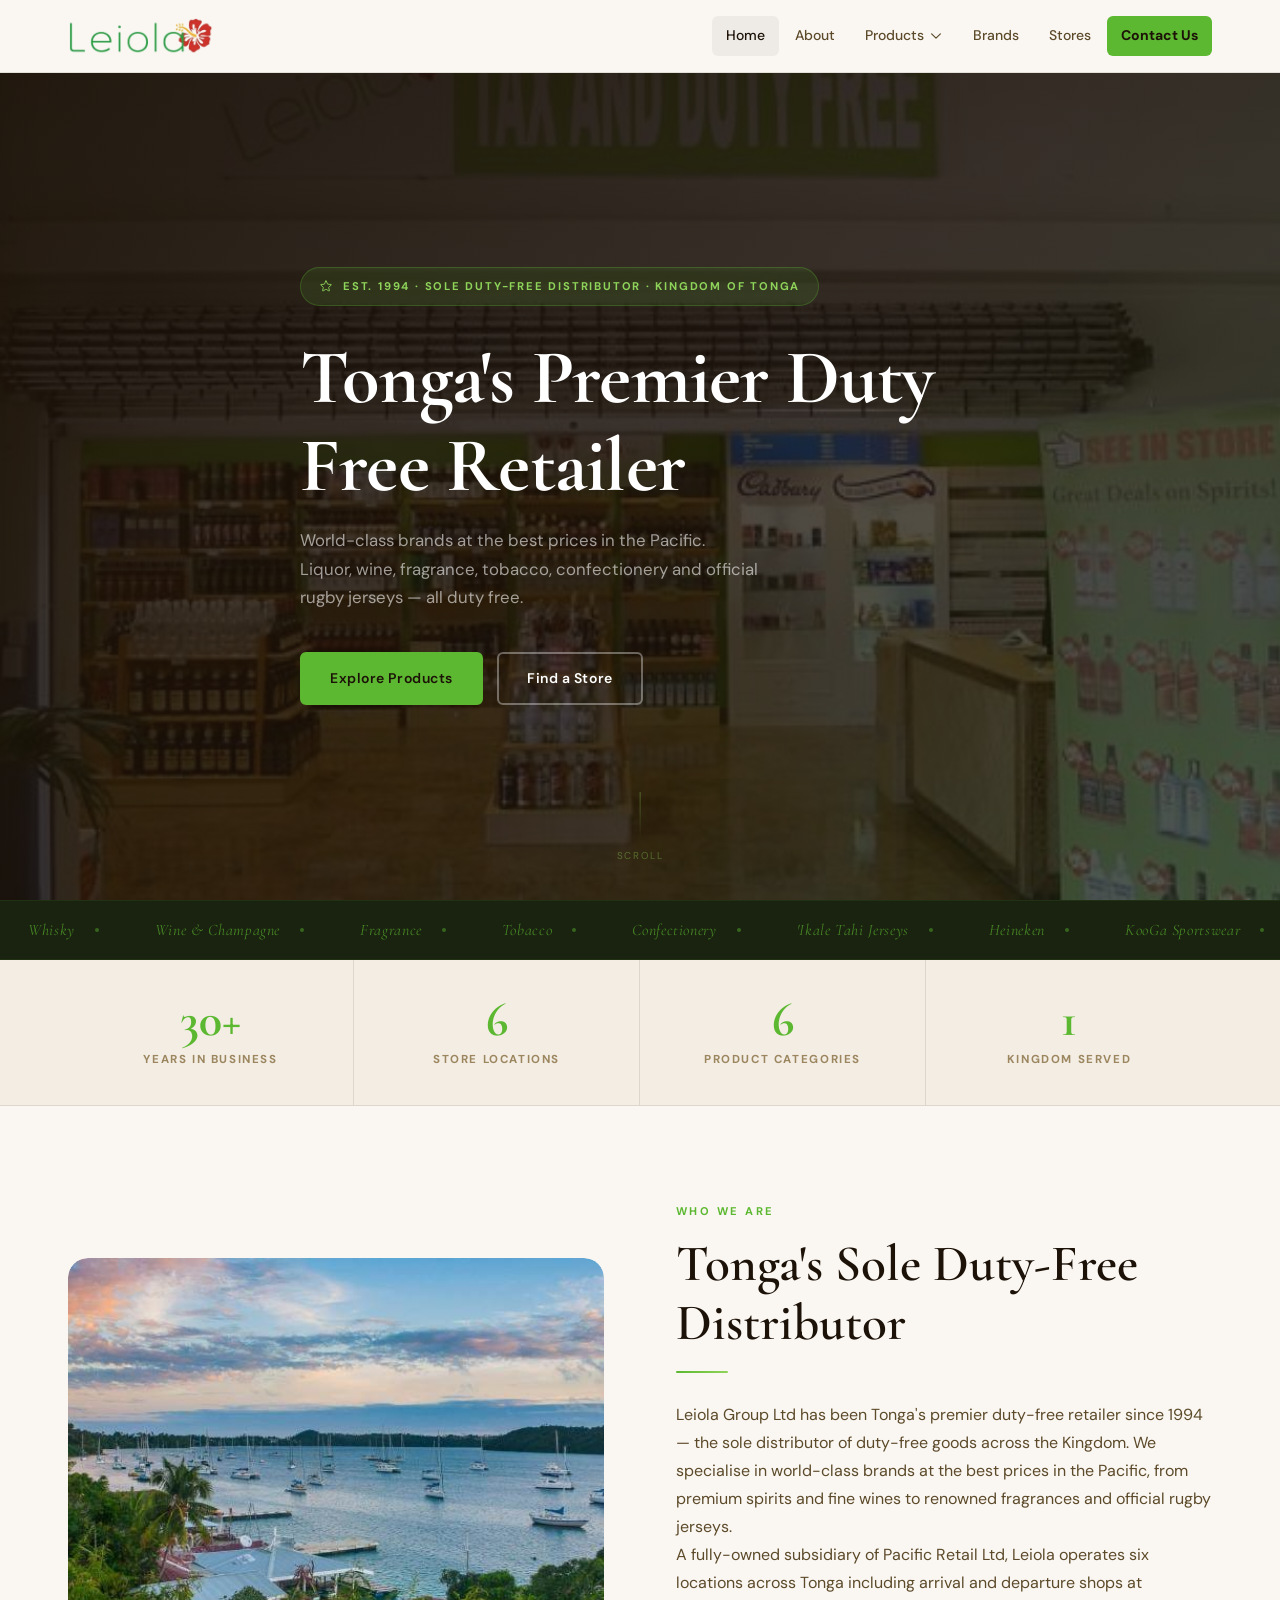
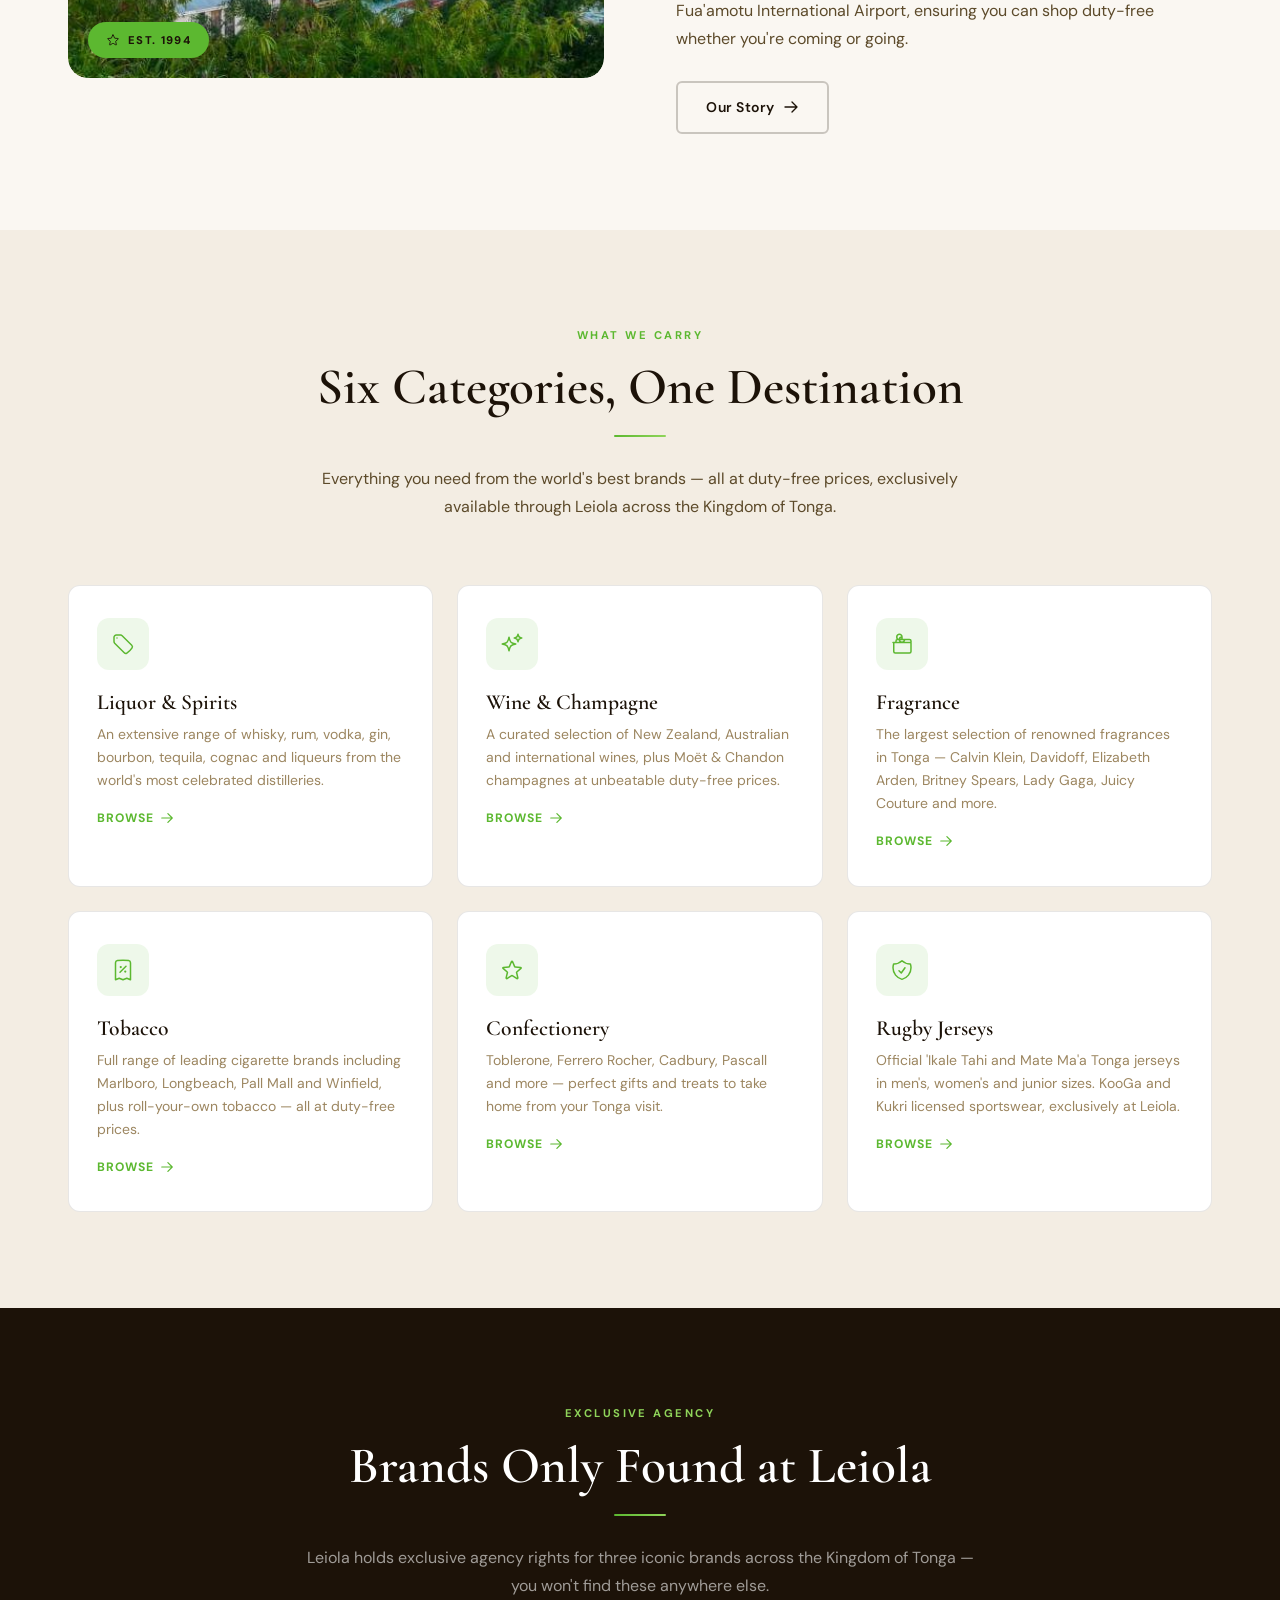
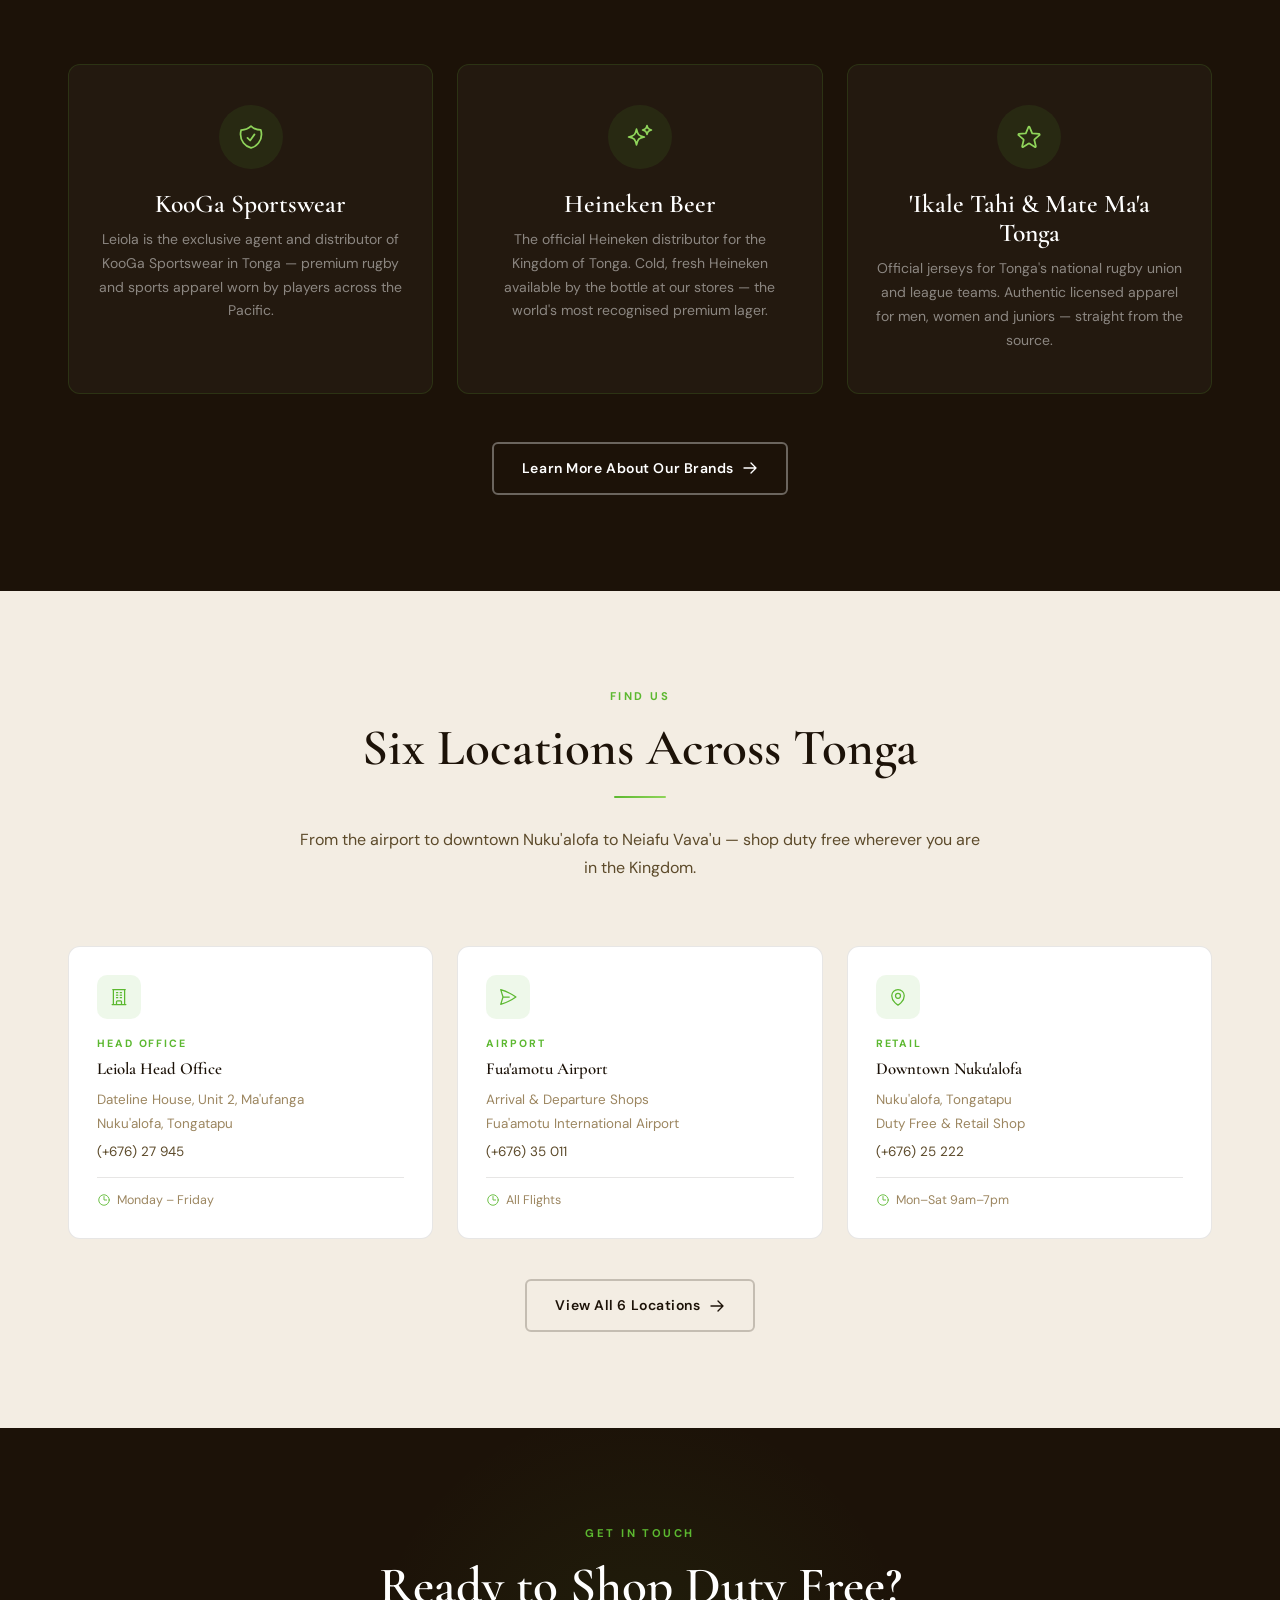
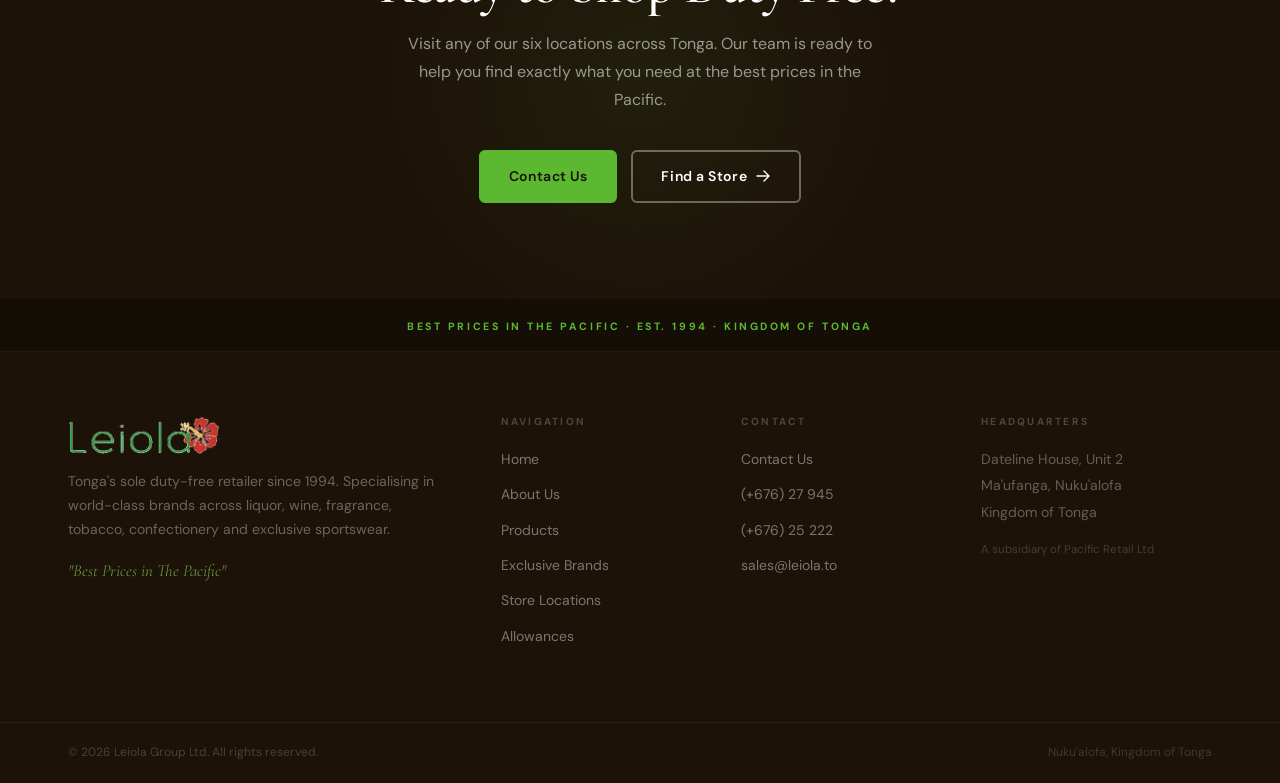
<file: index.html>
<!DOCTYPE html>
<html lang="en">
<head>
  <meta charset="UTF-8">
  <meta name="viewport" content="width=device-width, initial-scale=1.0">
  <meta name="description" content="Leiola Group Ltd — Tonga's premier tax and duty-free retailer since 1994. World-class brands across liquor, wine, fragrance, tobacco, confectionery and rugby jerseys.">
  <title>Leiola Group Ltd — Duty Free · Kingdom of Tonga</title>
  <link rel="icon" href="images/favicon.svg" type="image/svg+xml">
  <link rel="icon" href="images/leiola-logo.png" type="image/png">
  <meta property="og:type" content="website">
  <meta property="og:site_name" content="Leiola Group Ltd">
  <meta property="og:title" content="Leiola Group Ltd — Duty Free · Kingdom of Tonga">
  <meta property="og:description" content="Tonga's sole duty-free retailer since 1994. Best prices in the Pacific on liquor, wine, fragrance, tobacco and more.">
  <meta property="og:url" content="https://shaydenlongley-star.github.io/leiola/">
  <meta property="og:image" content="https://shaydenlongley-star.github.io/leiola/images/article-02.jpg">
  <link rel="preconnect" href="https://fonts.googleapis.com">
  <link rel="preconnect" href="https://fonts.gstatic.com" crossorigin>
  <link href="https://fonts.googleapis.com/css2?family=Cormorant+Garamond:ital,wght@0,400;0,600;0,700;1,400;1,600&family=DM+Sans:wght@300;400;500;600;700&display=swap" rel="stylesheet">
  <link rel="stylesheet" href="css/style.css?v=1">
  <style>
    @media(max-width:900px){
      .nav-menu{display:flex!important;position:fixed!important;top:0!important;left:0!important;right:0!important;bottom:0!important;width:100vw!important;height:100vh!important;background:#1c1208!important;flex-direction:column!important;align-items:center!important;justify-content:flex-start!important;gap:4px!important;padding:96px 28px 40px!important;overflow-y:auto!important;z-index:9999!important;opacity:0!important;transform:translateX(100%)!important;pointer-events:none!important;transition:opacity .35s ease,transform .35s cubic-bezier(.4,0,.2,1)!important}
      .nav-menu.open{opacity:1!important;transform:translateX(0)!important;pointer-events:all!important}
      .nav-toggle{display:flex!important;z-index:10000!important;position:relative!important}
      .nav-menu a{font-size:1.1rem!important;padding:13px 28px!important;font-weight:600!important;color:rgba(255,255,255,0.85)!important;width:100%!important;text-align:center!important;display:block!important;border-radius:8px!important}
      .nav-menu a:hover,.nav-menu a.active{color:#fff!important;background:rgba(92,184,48,0.15)!important}
      .nav-cta{background:#5cb830!important;color:#1c1208!important;border-radius:6px!important;margin-top:12px!important;font-weight:700!important}
    }
    html,body{overflow-x:hidden!important}
  </style>
</head>
<body>

<!-- NAVBAR -->
<nav class="navbar" id="navbar">
  <div class="container">
    <div class="nav-inner">
      <a href="index.html" class="nav-logo">
        <img src="images/leiola-logo.png" alt="Leiola Group Ltd">
      </a>
      <ul class="nav-menu" id="navMenu">
        <li><a href="index.html" class="active">Home</a></li>
        <li><a href="about.html">About</a></li>
        <li class="has-dropdown">
          <a href="products.html">Products <span class="icon" data-icon="chevron-down" style="width:14px;height:14px;"></span></a>
          <ul class="dropdown-menu">
            <li><a href="products.html#liquor">Liquor &amp; Spirits</a></li>
            <li><a href="products.html#wine">Wine &amp; Champagne</a></li>
            <li><a href="products.html#fragrance">Fragrance</a></li>
            <li><a href="products.html#tobacco">Tobacco</a></li>
            <li><a href="products.html#confectionery">Confectionery</a></li>
            <li><a href="products.html#jerseys">Rugby Jerseys</a></li>
          </ul>
        </li>
        <li><a href="brands.html">Brands</a></li>
        <li><a href="stores.html">Stores</a></li>
        <li><a href="contact.html" class="nav-cta">Contact Us</a></li>
      </ul>
      <button class="nav-toggle" id="navToggle" aria-label="Toggle navigation" aria-expanded="false">
        <span class="icon" data-icon="menu" style="width:22px;height:22px;"></span>
      </button>
    </div>
  </div>
</nav>

<!-- HERO -->
<section class="hero">
  <img class="hero-bg" src="images/article-02.jpg" alt="Leiola Tax and Duty Free store">
  <div class="hero-overlay"></div>
  <div class="container">
    <div class="hero-content">
      <div class="hero-badge">
        <span class="icon" data-icon="star" style="width:14px;height:14px;"></span>
        Est. 1994 · Sole Duty-Free Distributor · Kingdom of Tonga
      </div>
      <h1 class="stagger-words">Tonga's Premier <em>Duty Free</em> Retailer</h1>
      <p class="hero-sub">World-class brands at the best prices in the Pacific. Liquor, wine, fragrance, tobacco, confectionery and official rugby jerseys — all duty free.</p>
      <div class="hero-actions">
        <a href="products.html" class="btn btn-primary">Explore Products</a>
        <a href="stores.html" class="btn btn-ghost-light">Find a Store</a>
      </div>
    </div>
  </div>
  <div class="hero-scroll">
    <div class="hero-scroll-line"></div>
    <span class="hero-scroll-text">Scroll</span>
  </div>
</section>

<!-- MARQUEE -->
<div class="marquee-section">
  <div class="marquee-track">
    <span class="marquee-item">Whisky <span class="marquee-dot"></span></span>
    <span class="marquee-item">Wine &amp; Champagne <span class="marquee-dot"></span></span>
    <span class="marquee-item">Fragrance <span class="marquee-dot"></span></span>
    <span class="marquee-item">Tobacco <span class="marquee-dot"></span></span>
    <span class="marquee-item">Confectionery <span class="marquee-dot"></span></span>
    <span class="marquee-item">'Ikale Tahi Jerseys <span class="marquee-dot"></span></span>
    <span class="marquee-item">Heineken <span class="marquee-dot"></span></span>
    <span class="marquee-item">KooGa Sportswear <span class="marquee-dot"></span></span>
    <span class="marquee-item">Mate Ma'a Tonga <span class="marquee-dot"></span></span>
    <span class="marquee-item">Whisky <span class="marquee-dot"></span></span>
    <span class="marquee-item">Wine &amp; Champagne <span class="marquee-dot"></span></span>
    <span class="marquee-item">Fragrance <span class="marquee-dot"></span></span>
    <span class="marquee-item">Tobacco <span class="marquee-dot"></span></span>
    <span class="marquee-item">Confectionery <span class="marquee-dot"></span></span>
    <span class="marquee-item">'Ikale Tahi Jerseys <span class="marquee-dot"></span></span>
    <span class="marquee-item">Heineken <span class="marquee-dot"></span></span>
    <span class="marquee-item">KooGa Sportswear <span class="marquee-dot"></span></span>
    <span class="marquee-item">Mate Ma'a Tonga <span class="marquee-dot"></span></span>
  </div>
</div>

<!-- STATS BAR -->
<div class="stats-bar">
  <div class="container">
    <div class="stats-grid">
      <div class="stat-item" data-reveal>
        <span class="stat-number">30+</span>
        <span class="stat-label">Years in Business</span>
      </div>
      <div class="stat-item" data-reveal data-delay="1">
        <span class="stat-number">6</span>
        <span class="stat-label">Store Locations</span>
      </div>
      <div class="stat-item" data-reveal data-delay="2">
        <span class="stat-number">6</span>
        <span class="stat-label">Product Categories</span>
      </div>
      <div class="stat-item" data-reveal data-delay="3">
        <span class="stat-number">1</span>
        <span class="stat-label">Kingdom Served</span>
      </div>
    </div>
  </div>
</div>

<!-- ABOUT SPLIT -->
<section class="section">
  <div class="container">
    <div class="split" data-reveal>
      <div class="split-img">
        <img src="images/tonga-harbour.jpg" alt="Tonga harbour — Kingdom of Tonga" loading="lazy">
        <div class="split-img-badge">
          <span class="icon" data-icon="star" style="width:14px;height:14px;"></span>
          Est. 1994
        </div>
      </div>
      <div class="split-text">
        <span class="eyebrow">Who We Are</span>
        <h2>Tonga's Sole Duty-Free Distributor</h2>
        <div class="divider-left"></div>
        <p>Leiola Group Ltd has been Tonga's premier duty-free retailer since 1994 — the sole distributor of duty-free goods across the Kingdom. We specialise in world-class brands at the best prices in the Pacific, from premium spirits and fine wines to renowned fragrances and official rugby jerseys.</p>
        <p>A fully-owned subsidiary of Pacific Retail Ltd, Leiola operates six locations across Tonga including arrival and departure shops at Fua'amotu International Airport, ensuring you can shop duty-free whether you're coming or going.</p>
        <a href="about.html" class="btn btn-ghost">Our Story <span class="icon" data-icon="arrow-right" style="width:16px;height:16px;"></span></a>
      </div>
    </div>
  </div>
</section>

<!-- PRODUCT CATEGORIES -->
<section class="section-alt">
  <div class="container">
    <div class="section-header" data-reveal>
      <span class="eyebrow">What We Carry</span>
      <h2>Six Categories, One Destination</h2>
      <div class="divider"></div>
      <p>Everything you need from the world's best brands — all at duty-free prices, exclusively available through Leiola across the Kingdom of Tonga.</p>
    </div>
    <div class="service-grid">
      <a href="products.html#liquor" class="service-card" data-reveal data-delay="1">
        <div class="service-card-icon">
          <span class="icon" data-icon="tag" style="width:24px;height:24px;"></span>
        </div>
        <h3>Liquor &amp; Spirits</h3>
        <p>An extensive range of whisky, rum, vodka, gin, bourbon, tequila, cognac and liqueurs from the world's most celebrated distilleries.</p>
        <span class="service-card-link">Browse <span class="icon" data-icon="arrow-right" style="width:14px;height:14px;"></span></span>
      </a>
      <a href="products.html#wine" class="service-card" data-reveal data-delay="2">
        <div class="service-card-icon">
          <span class="icon" data-icon="sparkles" style="width:24px;height:24px;"></span>
        </div>
        <h3>Wine &amp; Champagne</h3>
        <p>A curated selection of New Zealand, Australian and international wines, plus Moët &amp; Chandon champagnes at unbeatable duty-free prices.</p>
        <span class="service-card-link">Browse <span class="icon" data-icon="arrow-right" style="width:14px;height:14px;"></span></span>
      </a>
      <a href="products.html#fragrance" class="service-card" data-reveal data-delay="3">
        <div class="service-card-icon">
          <span class="icon" data-icon="gift" style="width:24px;height:24px;"></span>
        </div>
        <h3>Fragrance</h3>
        <p>The largest selection of renowned fragrances in Tonga — Calvin Klein, Davidoff, Elizabeth Arden, Britney Spears, Lady Gaga, Juicy Couture and more.</p>
        <span class="service-card-link">Browse <span class="icon" data-icon="arrow-right" style="width:14px;height:14px;"></span></span>
      </a>
      <a href="products.html#tobacco" class="service-card" data-reveal data-delay="1">
        <div class="service-card-icon">
          <span class="icon" data-icon="percent" style="width:24px;height:24px;"></span>
        </div>
        <h3>Tobacco</h3>
        <p>Full range of leading cigarette brands including Marlboro, Longbeach, Pall Mall and Winfield, plus roll-your-own tobacco — all at duty-free prices.</p>
        <span class="service-card-link">Browse <span class="icon" data-icon="arrow-right" style="width:14px;height:14px;"></span></span>
      </a>
      <a href="products.html#confectionery" class="service-card" data-reveal data-delay="2">
        <div class="service-card-icon">
          <span class="icon" data-icon="star" style="width:24px;height:24px;"></span>
        </div>
        <h3>Confectionery</h3>
        <p>Toblerone, Ferrero Rocher, Cadbury, Pascall and more — perfect gifts and treats to take home from your Tonga visit.</p>
        <span class="service-card-link">Browse <span class="icon" data-icon="arrow-right" style="width:14px;height:14px;"></span></span>
      </a>
      <a href="products.html#jerseys" class="service-card" data-reveal data-delay="3">
        <div class="service-card-icon">
          <span class="icon" data-icon="shield" style="width:24px;height:24px;"></span>
        </div>
        <h3>Rugby Jerseys</h3>
        <p>Official 'Ikale Tahi and Mate Ma'a Tonga jerseys in men's, women's and junior sizes. KooGa and Kukri licensed sportswear, exclusively at Leiola.</p>
        <span class="service-card-link">Browse <span class="icon" data-icon="arrow-right" style="width:14px;height:14px;"></span></span>
      </a>
    </div>
  </div>
</section>

<!-- EXCLUSIVE BRANDS (dark) -->
<section class="section-dark">
  <div class="container">
    <div class="section-header" data-reveal>
      <span class="eyebrow">Exclusive Agency</span>
      <h2>Brands Only Found at Leiola</h2>
      <div class="divider"></div>
      <p>Leiola holds exclusive agency rights for three iconic brands across the Kingdom of Tonga — you won't find these anywhere else.</p>
    </div>
    <div class="brands-grid">
      <div class="brand-card" data-reveal data-delay="1">
        <div class="brand-card-icon">
          <span class="icon" data-icon="shield" style="width:28px;height:28px;"></span>
        </div>
        <h3>KooGa Sportswear</h3>
        <p>Leiola is the exclusive agent and distributor of KooGa Sportswear in Tonga — premium rugby and sports apparel worn by players across the Pacific.</p>
      </div>
      <div class="brand-card" data-reveal data-delay="2">
        <div class="brand-card-icon">
          <span class="icon" data-icon="sparkles" style="width:28px;height:28px;"></span>
        </div>
        <h3>Heineken Beer</h3>
        <p>The official Heineken distributor for the Kingdom of Tonga. Cold, fresh Heineken available by the bottle at our stores — the world's most recognised premium lager.</p>
      </div>
      <div class="brand-card" data-reveal data-delay="3">
        <div class="brand-card-icon">
          <span class="icon" data-icon="star" style="width:28px;height:28px;"></span>
        </div>
        <h3>'Ikale Tahi &amp; Mate Ma'a Tonga</h3>
        <p>Official jerseys for Tonga's national rugby union and league teams. Authentic licensed apparel for men, women and juniors — straight from the source.</p>
      </div>
    </div>
    <div style="text-align:center;margin-top:48px;" data-reveal>
      <a href="brands.html" class="btn btn-ghost-light">Learn More About Our Brands <span class="icon" data-icon="arrow-right" style="width:16px;height:16px;"></span></a>
    </div>
  </div>
</section>


<!-- STORE LOCATIONS TEASER -->
<section class="section-alt">
  <div class="container">
    <div class="section-header" data-reveal>
      <span class="eyebrow">Find Us</span>
      <h2>Six Locations Across Tonga</h2>
      <div class="divider"></div>
      <p>From the airport to downtown Nuku'alofa to Neiafu Vava'u — shop duty free wherever you are in the Kingdom.</p>
    </div>
    <div class="stores-grid">
      <div class="store-card" data-reveal data-delay="1">
        <div class="store-card-icon"><span class="icon" data-icon="building" style="width:20px;height:20px;"></span></div>
        <span class="store-card-type">Head Office</span>
        <h4>Leiola Head Office</h4>
        <p>Dateline House, Unit 2, Ma'ufanga</p>
        <p>Nuku'alofa, Tongatapu</p>
        <a href="tel:+67627945">(+676) 27 945</a>
        <div class="store-hours"><span class="icon" data-icon="clock" style="width:14px;height:14px;"></span> Monday – Friday</div>
      </div>
      <div class="store-card" data-reveal data-delay="2">
        <div class="store-card-icon"><span class="icon" data-icon="plane" style="width:20px;height:20px;"></span></div>
        <span class="store-card-type">Airport</span>
        <h4>Fua'amotu Airport</h4>
        <p>Arrival &amp; Departure Shops</p>
        <p>Fua'amotu International Airport</p>
        <a href="tel:+67635011">(+676) 35 011</a>
        <div class="store-hours"><span class="icon" data-icon="clock" style="width:14px;height:14px;"></span> All Flights</div>
      </div>
      <div class="store-card" data-reveal data-delay="3">
        <div class="store-card-icon"><span class="icon" data-icon="map-pin" style="width:20px;height:20px;"></span></div>
        <span class="store-card-type">Retail</span>
        <h4>Downtown Nuku'alofa</h4>
        <p>Nuku'alofa, Tongatapu</p>
        <p>Duty Free &amp; Retail Shop</p>
        <a href="tel:+67625222">(+676) 25 222</a>
        <div class="store-hours"><span class="icon" data-icon="clock" style="width:14px;height:14px;"></span> Mon–Sat 9am–7pm</div>
      </div>
    </div>
    <div style="text-align:center;margin-top:40px;" data-reveal>
      <a href="stores.html" class="btn btn-ghost">View All 6 Locations <span class="icon" data-icon="arrow-right" style="width:16px;height:16px;"></span></a>
    </div>
  </div>
</section>

<!-- CTA -->
<section class="cta-section">
  <div class="container">
    <span class="eyebrow">Get in Touch</span>
    <h2>Ready to Shop Duty Free?</h2>
    <p>Visit any of our six locations across Tonga. Our team is ready to help you find exactly what you need at the best prices in the Pacific.</p>
    <div class="cta-actions">
      <a href="contact.html" class="btn btn-primary">Contact Us</a>
      <a href="stores.html" class="btn btn-ghost-light">Find a Store <span class="icon" data-icon="arrow-right" style="width:16px;height:16px;"></span></a>
    </div>
  </div>
</section>

<!-- FOOTER -->
<footer class="footer">
  <div class="footer-brand-bar">
    <span>Best Prices in The Pacific · Est. 1994 · Kingdom of Tonga</span>
  </div>
  <div class="footer-main">
    <div class="container">
      <div class="footer-grid">
        <div class="footer-brand">
          <img src="images/leiola-logo.png" alt="Leiola Group Ltd" style="height:40px;width:auto;margin-bottom:14px;">
          <p>Tonga's sole duty-free retailer since 1994. Specialising in world-class brands across liquor, wine, fragrance, tobacco, confectionery and exclusive sportswear.</p>
          <span class="footer-tagline">"Best Prices in The Pacific"</span>
        </div>
        <div>
          <h5>Navigation</h5>
          <ul class="footer-links">
            <li><a href="index.html">Home</a></li>
            <li><a href="about.html">About Us</a></li>
            <li><a href="products.html">Products</a></li>
            <li><a href="brands.html">Exclusive Brands</a></li>
            <li><a href="stores.html">Store Locations</a></li>
            <li><a href="discount.html">Allowances</a></li>
          </ul>
        </div>
        <div>
          <h5>Contact</h5>
          <ul class="footer-links">
            <li><a href="contact.html">Contact Us</a></li>
            <li><a href="tel:+67627945">(+676) 27 945</a></li>
            <li><a href="tel:+67625222">(+676) 25 222</a></li>
            <li><a href="mailto:sales@leiola.to">sales@leiola.to</a></li>
          </ul>
        </div>
        <div>
          <h5>Headquarters</h5>
          <ul class="footer-links">
            <li><a href="https://www.google.com/maps?q=-21.1368,-175.2011" target="_blank" rel="noopener" style="color:rgba(255,255,255,0.32);text-decoration:none;line-height:1.7;">Dateline House, Unit 2<br>Ma'ufanga, Nuku'alofa<br>Kingdom of Tonga</a></li>
          </ul>
          <p style="margin-top:16px;font-size:0.72rem;color:rgba(255,255,255,0.18);line-height:1.6;">A subsidiary of Pacific Retail Ltd</p>
        </div>
      </div>
    </div>
  </div>
  <div class="footer-bottom">
    <div class="container">
      <span>© 2026 Leiola Group Ltd. All rights reserved.</span>
      <span style="color:rgba(255,255,255,0.16);">Nuku'alofa, Kingdom of Tonga</span>
    </div>
  </div>
</footer>

<a href="#" class="back-to-top" aria-label="Back to top">
  <span class="icon" data-icon="arrow-up" style="width:18px;height:18px;"></span>
</a>
<script src="js/icons.js?v=1"></script>
<script src="js/main.js?v=1"></script>
</body>
</html>
</file>
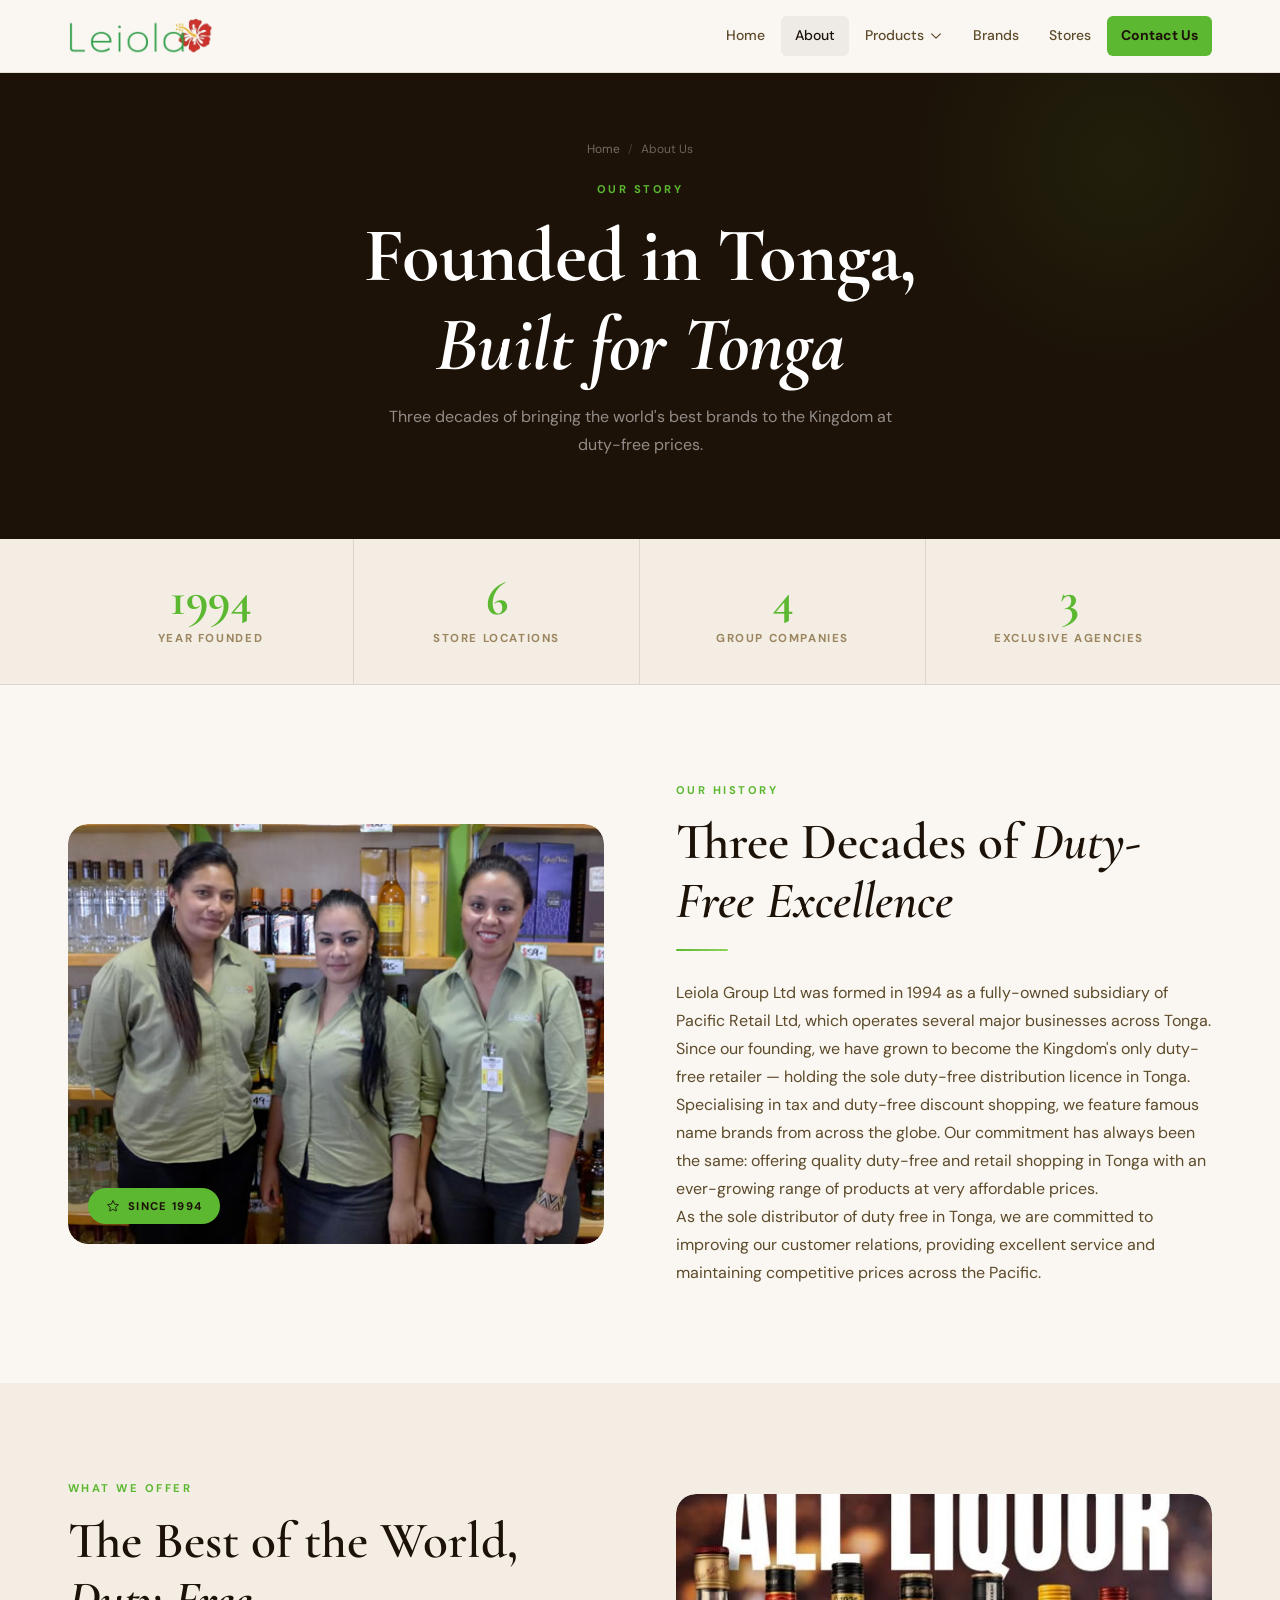
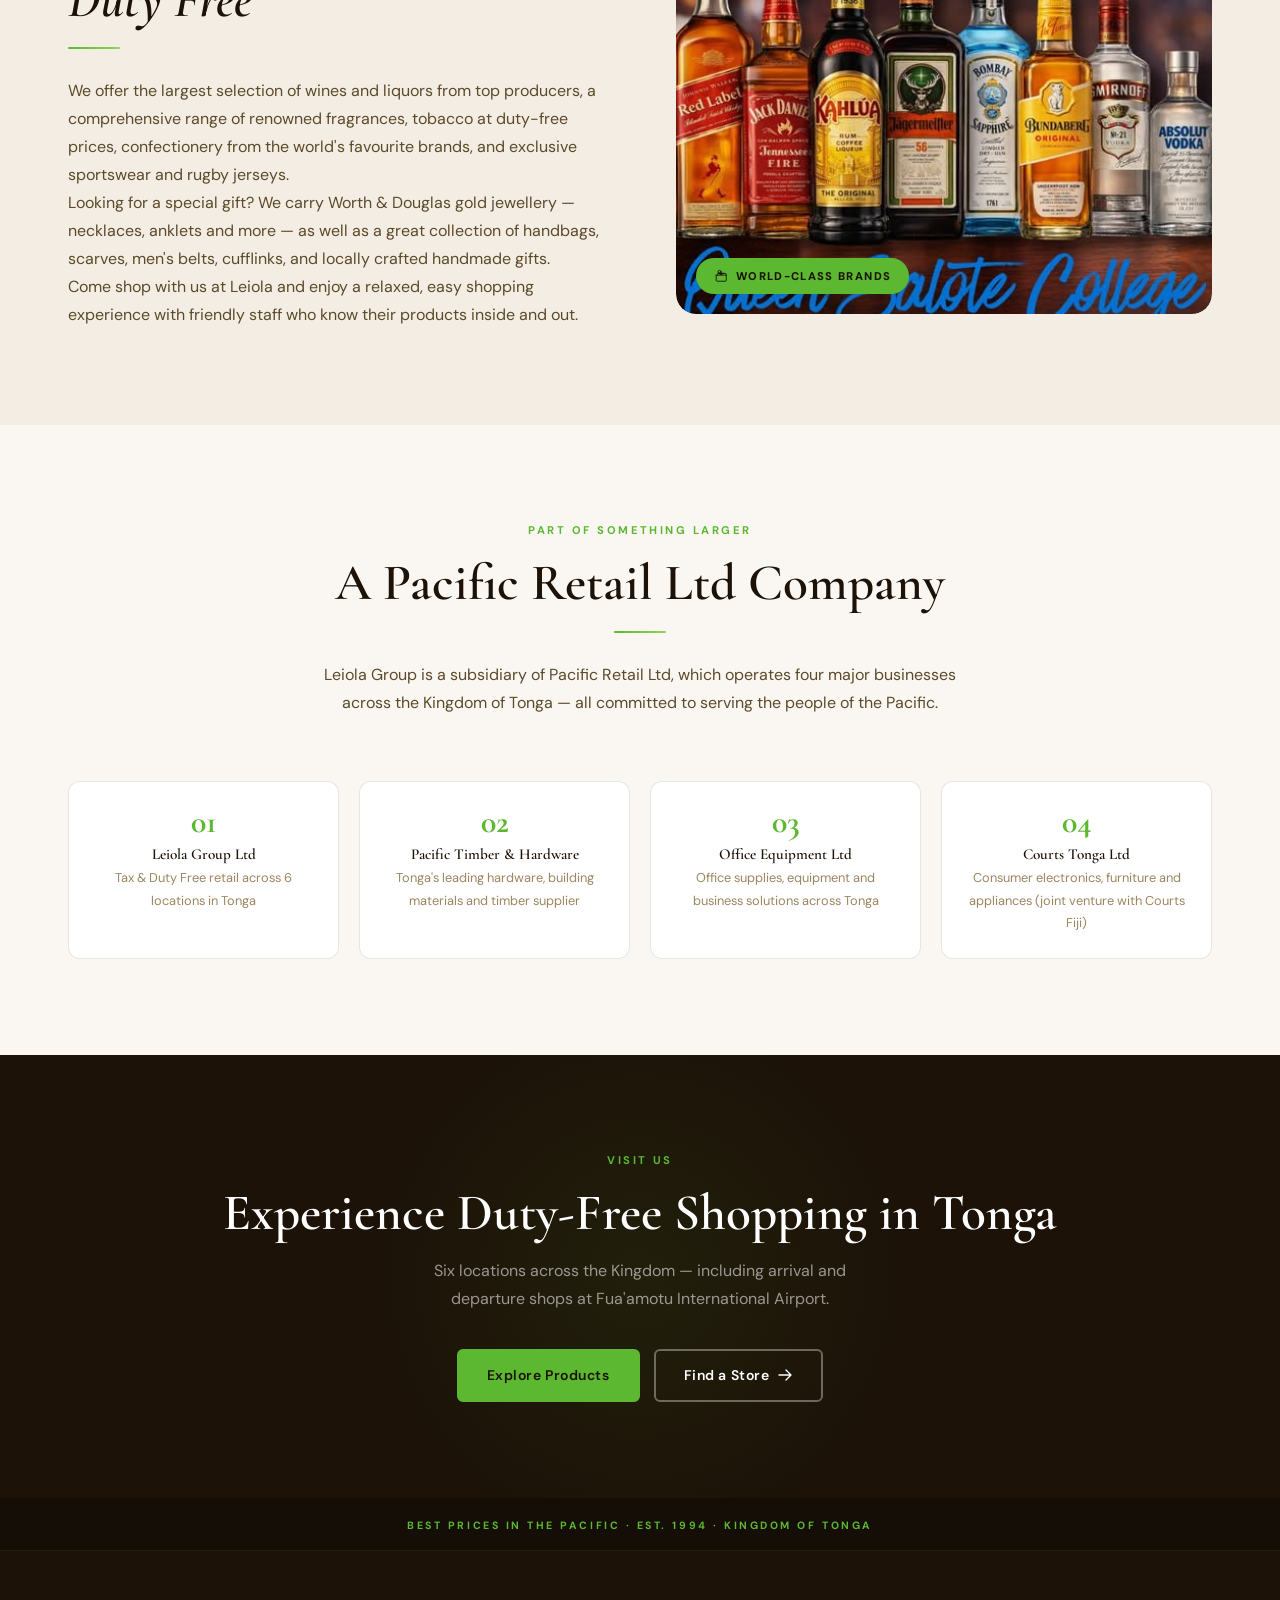
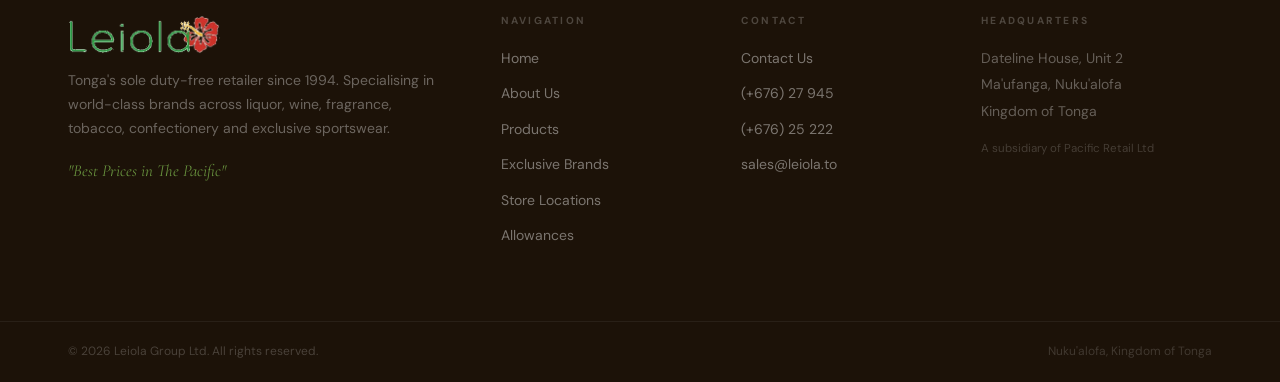
<file: about.html>
<!DOCTYPE html>
<html lang="en">
<head>
  <meta charset="UTF-8">
  <meta name="viewport" content="width=device-width, initial-scale=1.0">
  <meta name="description" content="About Leiola Group Ltd — Tonga's sole duty-free retailer since 1994. A Pacific Retail Ltd company operating six locations across the Kingdom.">
  <title>About Us — Leiola Group Ltd</title>
  <link rel="icon" href="images/favicon.svg" type="image/svg+xml">
  <link rel="icon" href="images/leiola-logo.png" type="image/png">
  <meta property="og:type" content="website">
  <meta property="og:site_name" content="Leiola Group Ltd">
  <meta property="og:title" content="About Us — Leiola Group Ltd">
  <meta property="og:description" content="About Leiola Group Ltd — Tonga's sole duty-free retailer since 1994. A Pacific Retail Ltd company operating six locations across the Kingdom.">
  <meta property="og:url" content="https://shaydenlongley-star.github.io/leiola/about.html">
  <meta property="og:image" content="https://shaydenlongley-star.github.io/leiola/images/article-02.jpg">
  <link rel="preconnect" href="https://fonts.googleapis.com">
  <link rel="preconnect" href="https://fonts.gstatic.com" crossorigin>
  <link href="https://fonts.googleapis.com/css2?family=Cormorant+Garamond:ital,wght@0,400;0,600;0,700;1,400;1,600&family=DM+Sans:wght@300;400;500;600;700&display=swap" rel="stylesheet">
  <link rel="stylesheet" href="css/style.css?v=1">
  <style>
    @media(max-width:900px){
      .nav-menu{display:flex!important;position:fixed!important;top:0!important;left:0!important;right:0!important;bottom:0!important;width:100vw!important;height:100vh!important;background:#1c1208!important;flex-direction:column!important;align-items:center!important;justify-content:flex-start!important;gap:4px!important;padding:96px 28px 40px!important;overflow-y:auto!important;z-index:9999!important;opacity:0!important;transform:translateX(100%)!important;pointer-events:none!important;transition:opacity .35s ease,transform .35s cubic-bezier(.4,0,.2,1)!important}
      .nav-menu.open{opacity:1!important;transform:translateX(0)!important;pointer-events:all!important}
      .nav-toggle{display:flex!important;z-index:10000!important;position:relative!important}
      .nav-menu a{font-size:1.1rem!important;padding:13px 28px!important;font-weight:600!important;color:rgba(255,255,255,0.85)!important;width:100%!important;text-align:center!important;display:block!important;border-radius:8px!important}
      .nav-menu a:hover,.nav-menu a.active{color:#fff!important;background:rgba(92,184,48,0.15)!important}
      .nav-cta{background:#5cb830!important;color:#1c1208!important;border-radius:6px!important;margin-top:12px!important;font-weight:700!important}
    }
    html,body{overflow-x:hidden!important}
    .sister-grid{display:grid;grid-template-columns:repeat(4,1fr);gap:20px;margin-top:32px}
    .sister-card{background:var(--white);border:1px solid var(--border-dark);border-radius:var(--radius);padding:24px;text-align:center;transition:all var(--ease)}
    .sister-card:hover{border-color:var(--border);box-shadow:var(--shadow-sm)}
    .sister-card-num{font-family:var(--font-heading);font-size:2rem;font-weight:700;color:var(--gold);line-height:1;display:block;margin-bottom:8px}
    .sister-card h4{font-size:0.95rem;margin-bottom:4px}
    .sister-card p{font-size:0.8rem;color:var(--text-light);margin:0}
    @media(max-width:768px){.sister-grid{grid-template-columns:1fr 1fr}}
    @media(max-width:480px){.sister-grid{grid-template-columns:1fr}}
  </style>
</head>
<body>

<nav class="navbar" id="navbar">
  <div class="container">
    <div class="nav-inner">
      <a href="index.html" class="nav-logo">
        <img src="images/leiola-logo.png" alt="Leiola Group Ltd">
      </a>
      <ul class="nav-menu" id="navMenu">
        <li><a href="index.html">Home</a></li>
        <li><a href="about.html" class="active">About</a></li>
        <li class="has-dropdown">
          <a href="products.html">Products <span class="icon" data-icon="chevron-down" style="width:14px;height:14px;"></span></a>
          <ul class="dropdown-menu">
            <li><a href="products.html#liquor">Liquor &amp; Spirits</a></li>
            <li><a href="products.html#wine">Wine &amp; Champagne</a></li>
            <li><a href="products.html#fragrance">Fragrance</a></li>
            <li><a href="products.html#tobacco">Tobacco</a></li>
            <li><a href="products.html#confectionery">Confectionery</a></li>
            <li><a href="products.html#jerseys">Rugby Jerseys</a></li>
          </ul>
        </li>
        <li><a href="brands.html">Brands</a></li>
        <li><a href="stores.html">Stores</a></li>
        <li><a href="contact.html" class="nav-cta">Contact Us</a></li>
      </ul>
      <button class="nav-toggle" id="navToggle" aria-label="Toggle navigation" aria-expanded="false">
        <span class="icon" data-icon="menu" style="width:22px;height:22px;"></span>
      </button>
    </div>
  </div>
</nav>

<!-- PAGE HERO -->
<section class="page-hero">
  <div class="container">
    <div class="breadcrumb">
      <a href="index.html">Home</a>
      <span class="breadcrumb-sep">/</span>
      <span>About Us</span>
    </div>
    <span class="eyebrow">Our Story</span>
    <h1>Founded in Tonga,<br><em>Built for Tonga</em></h1>
    <p>Three decades of bringing the world's best brands to the Kingdom at duty-free prices.</p>
  </div>
</section>

<!-- STATS BAR -->
<div class="stats-bar">
  <div class="container">
    <div class="stats-grid">
      <div class="stat-item" data-reveal>
        <span class="stat-number">1994</span>
        <span class="stat-label">Year Founded</span>
      </div>
      <div class="stat-item" data-reveal data-delay="1">
        <span class="stat-number">6</span>
        <span class="stat-label">Store Locations</span>
      </div>
      <div class="stat-item" data-reveal data-delay="2">
        <span class="stat-number">4</span>
        <span class="stat-label">Group Companies</span>
      </div>
      <div class="stat-item" data-reveal data-delay="3">
        <span class="stat-number">3</span>
        <span class="stat-label">Exclusive Agencies</span>
      </div>
    </div>
  </div>
</div>

<!-- HISTORY SPLIT -->
<section class="section">
  <div class="container">
    <div class="split" data-reveal>
      <div class="split-img">
        <img src="images/leiola_duty_free_0813_600_3.jpg" alt="Leiola Tax and Duty Free store" loading="lazy">
        <div class="split-img-badge">
          <span class="icon" data-icon="star" style="width:14px;height:14px;"></span>
          Since 1994
        </div>
      </div>
      <div class="split-text">
        <span class="eyebrow">Our History</span>
        <h2>Three Decades of <em>Duty-Free Excellence</em></h2>
        <div class="divider-left"></div>
        <p>Leiola Group Ltd was formed in 1994 as a fully-owned subsidiary of Pacific Retail Ltd, which operates several major businesses across Tonga. Since our founding, we have grown to become the Kingdom's only duty-free retailer — holding the sole duty-free distribution licence in Tonga.</p>
        <p>Specialising in tax and duty-free discount shopping, we feature famous name brands from across the globe. Our commitment has always been the same: offering quality duty-free and retail shopping in Tonga with an ever-growing range of products at very affordable prices.</p>
        <p>As the sole distributor of duty free in Tonga, we are committed to improving our customer relations, providing excellent service and maintaining competitive prices across the Pacific.</p>
      </div>
    </div>
  </div>
</section>

<!-- WHAT WE OFFER -->
<section class="section-alt">
  <div class="container">
    <div class="split reverse" data-reveal>
      <div class="split-img">
        <img src="images/651010660_1442975394292111_902502948487174058_n.jpg" alt="Leiola duty-free liquor range" loading="lazy" style="object-position:center 68%;">
        <div class="split-img-badge">
          <span class="icon" data-icon="gift" style="width:14px;height:14px;"></span>
          World-Class Brands
        </div>
      </div>
      <div class="split-text">
        <span class="eyebrow">What We Offer</span>
        <h2>The Best of the World, <em>Duty Free</em></h2>
        <div class="divider-left"></div>
        <p>We offer the largest selection of wines and liquors from top producers, a comprehensive range of renowned fragrances, tobacco at duty-free prices, confectionery from the world's favourite brands, and exclusive sportswear and rugby jerseys.</p>
        <p>Looking for a special gift? We carry Worth &amp; Douglas gold jewellery — necklaces, anklets and more — as well as a great collection of handbags, scarves, men's belts, cufflinks, and locally crafted handmade gifts.</p>
        <p>Come shop with us at Leiola and enjoy a relaxed, easy shopping experience with friendly staff who know their products inside and out.</p>
      </div>
    </div>
  </div>
</section>

<!-- PACIFIC RETAIL LTD -->
<section class="section">
  <div class="container">
    <div class="section-header" data-reveal>
      <span class="eyebrow">Part of Something Larger</span>
      <h2>A Pacific Retail Ltd Company</h2>
      <div class="divider"></div>
      <p>Leiola Group is a subsidiary of Pacific Retail Ltd, which operates four major businesses across the Kingdom of Tonga — all committed to serving the people of the Pacific.</p>
    </div>
    <div class="sister-grid" data-reveal>
      <div class="sister-card">
        <span class="sister-card-num">01</span>
        <h4>Leiola Group Ltd</h4>
        <p>Tax &amp; Duty Free retail across 6 locations in Tonga</p>
      </div>
      <div class="sister-card">
        <span class="sister-card-num">02</span>
        <h4>Pacific Timber &amp; Hardware</h4>
        <p>Tonga's leading hardware, building materials and timber supplier</p>
      </div>
      <div class="sister-card">
        <span class="sister-card-num">03</span>
        <h4>Office Equipment Ltd</h4>
        <p>Office supplies, equipment and business solutions across Tonga</p>
      </div>
      <div class="sister-card">
        <span class="sister-card-num">04</span>
        <h4>Courts Tonga Ltd</h4>
        <p>Consumer electronics, furniture and appliances (joint venture with Courts Fiji)</p>
      </div>
    </div>
  </div>
</section>

<!-- CTA -->
<section class="cta-section">
  <div class="container">
    <span class="eyebrow">Visit Us</span>
    <h2>Experience Duty-Free Shopping in Tonga</h2>
    <p>Six locations across the Kingdom — including arrival and departure shops at Fua'amotu International Airport.</p>
    <div class="cta-actions">
      <a href="products.html" class="btn btn-primary">Explore Products</a>
      <a href="stores.html" class="btn btn-ghost-light">Find a Store <span class="icon" data-icon="arrow-right" style="width:16px;height:16px;"></span></a>
    </div>
  </div>
</section>

<!-- FOOTER -->
<footer class="footer">
  <div class="footer-brand-bar">
    <span>Best Prices in The Pacific · Est. 1994 · Kingdom of Tonga</span>
  </div>
  <div class="footer-main">
    <div class="container">
      <div class="footer-grid">
        <div class="footer-brand">
          <img src="images/leiola-logo.png" alt="Leiola Group Ltd" style="height:40px;width:auto;margin-bottom:14px;">
          <p>Tonga's sole duty-free retailer since 1994. Specialising in world-class brands across liquor, wine, fragrance, tobacco, confectionery and exclusive sportswear.</p>
          <span class="footer-tagline">"Best Prices in The Pacific"</span>
        </div>
        <div>
          <h5>Navigation</h5>
          <ul class="footer-links">
            <li><a href="index.html">Home</a></li>
            <li><a href="about.html">About Us</a></li>
            <li><a href="products.html">Products</a></li>
            <li><a href="brands.html">Exclusive Brands</a></li>
            <li><a href="stores.html">Store Locations</a></li>
            <li><a href="discount.html">Allowances</a></li>
          </ul>
        </div>
        <div>
          <h5>Contact</h5>
          <ul class="footer-links">
            <li><a href="contact.html">Contact Us</a></li>
            <li><a href="tel:+67627945">(+676) 27 945</a></li>
            <li><a href="tel:+67625222">(+676) 25 222</a></li>
            <li><a href="mailto:sales@leiola.to">sales@leiola.to</a></li>
          </ul>
        </div>
        <div>
          <h5>Headquarters</h5>
          <ul class="footer-links">
            <li><a href="https://www.google.com/maps?q=-21.1368,-175.2011" target="_blank" rel="noopener" style="color:rgba(255,255,255,0.32);text-decoration:none;line-height:1.7;">Dateline House, Unit 2<br>Ma'ufanga, Nuku'alofa<br>Kingdom of Tonga</a></li>
          </ul>
          <p style="margin-top:16px;font-size:0.72rem;color:rgba(255,255,255,0.18);line-height:1.6;">A subsidiary of Pacific Retail Ltd</p>
        </div>
      </div>
    </div>
  </div>
  <div class="footer-bottom">
    <div class="container">
      <span>© 2026 Leiola Group Ltd. All rights reserved.</span>
      <span style="color:rgba(255,255,255,0.16);">Nuku'alofa, Kingdom of Tonga</span>
    </div>
  </div>
</footer>

<a href="#" class="back-to-top" aria-label="Back to top">
  <span class="icon" data-icon="arrow-up" style="width:18px;height:18px;"></span>
</a>
<script src="js/icons.js?v=1"></script>
<script src="js/main.js?v=1"></script>
</body>
</html>
</file>
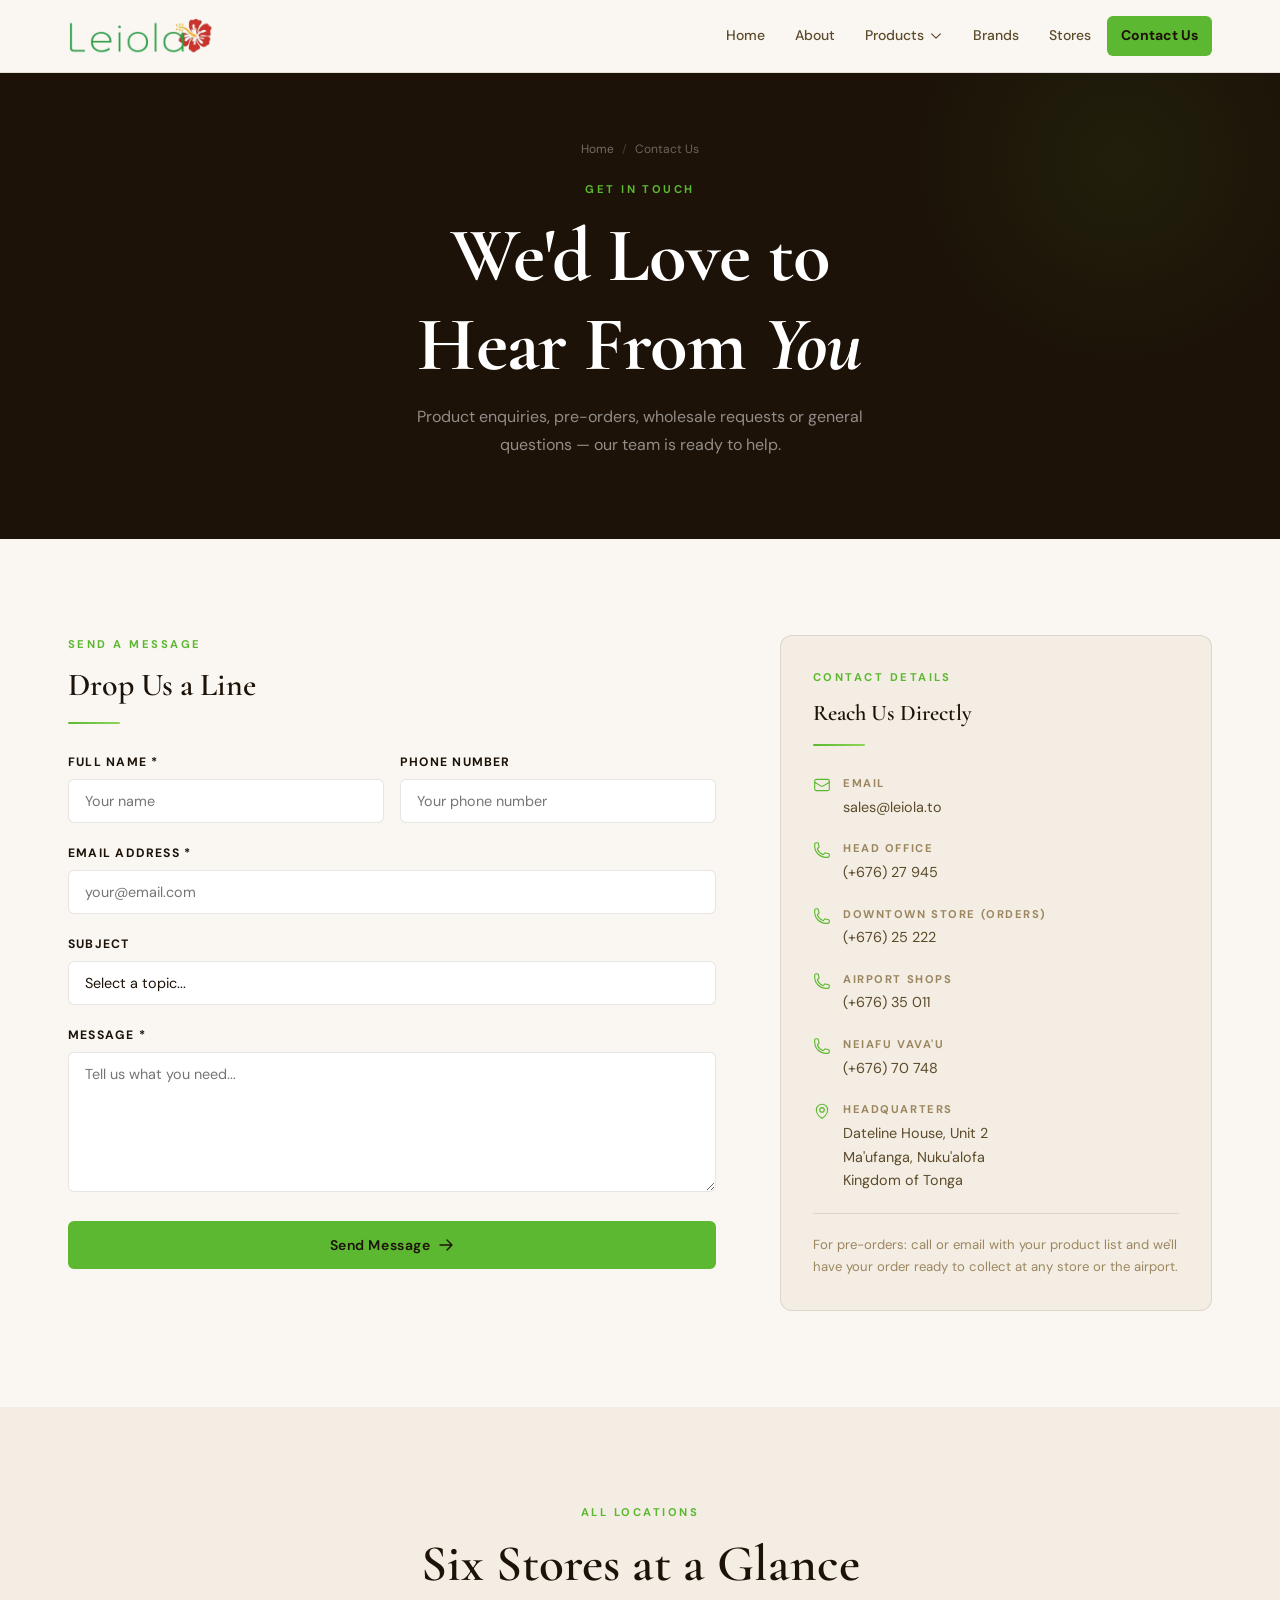
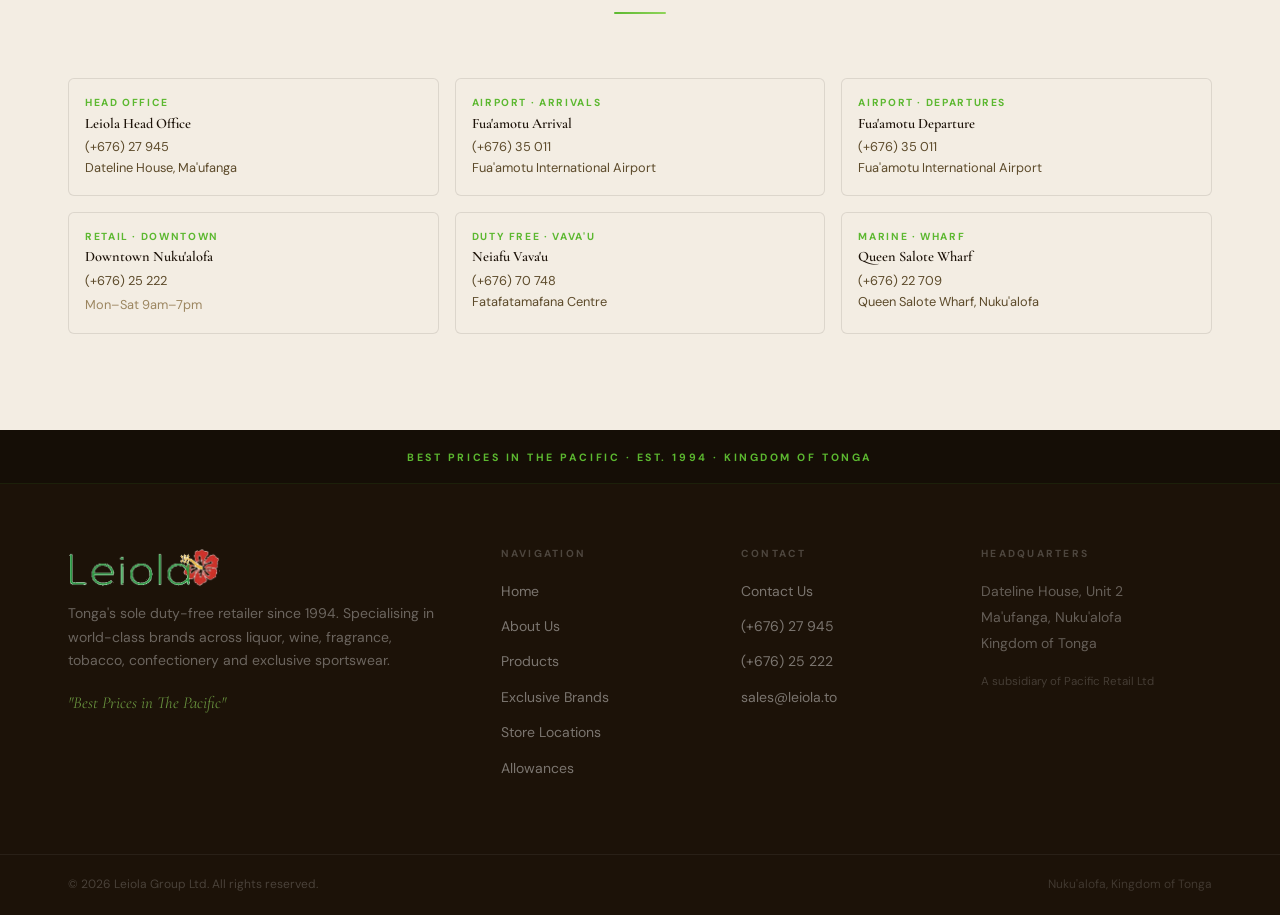
<file: contact.html>
<!DOCTYPE html>
<html lang="en">
<head>
  <meta charset="UTF-8">
  <meta name="viewport" content="width=device-width, initial-scale=1.0">
  <meta name="description" content="Contact Leiola Group Ltd — reach our team by phone, email or contact form. Six locations across the Kingdom of Tonga.">
  <title>Contact Us — Leiola Group Ltd</title>
  <link rel="icon" href="images/favicon.svg" type="image/svg+xml">
  <link rel="icon" href="images/leiola-logo.png" type="image/png">
  <meta property="og:type" content="website">
  <meta property="og:site_name" content="Leiola Group Ltd">
  <meta property="og:title" content="Contact Us — Leiola Group Ltd">
  <meta property="og:description" content="Get in touch with Leiola Group Ltd — product enquiries, pre-orders, wholesale requests. Six locations across the Kingdom of Tonga.">
  <meta property="og:url" content="https://shaydenlongley-star.github.io/leiola/contact.html">
  <meta property="og:image" content="https://shaydenlongley-star.github.io/leiola/images/article-02.jpg">
  <link rel="preconnect" href="https://fonts.googleapis.com">
  <link rel="preconnect" href="https://fonts.gstatic.com" crossorigin>
  <link href="https://fonts.googleapis.com/css2?family=Cormorant+Garamond:ital,wght@0,400;0,600;0,700;1,400;1,600&family=DM+Sans:wght@300;400;500;600;700&display=swap" rel="stylesheet">
  <link rel="stylesheet" href="css/style.css?v=1">
  <style>
    @media(max-width:900px){
      .nav-menu{display:flex!important;position:fixed!important;top:0!important;left:0!important;right:0!important;bottom:0!important;width:100vw!important;height:100vh!important;background:#1c1208!important;flex-direction:column!important;align-items:center!important;justify-content:flex-start!important;gap:4px!important;padding:96px 28px 40px!important;overflow-y:auto!important;z-index:9999!important;opacity:0!important;transform:translateX(100%)!important;pointer-events:none!important;transition:opacity .35s ease,transform .35s cubic-bezier(.4,0,.2,1)!important}
      .nav-menu.open{opacity:1!important;transform:translateX(0)!important;pointer-events:all!important}
      .nav-toggle{display:flex!important;z-index:10000!important;position:relative!important}
      .nav-menu a{font-size:1.1rem!important;padding:13px 28px!important;font-weight:600!important;color:rgba(255,255,255,0.85)!important;width:100%!important;text-align:center!important;display:block!important;border-radius:8px!important}
      .nav-menu a:hover,.nav-menu a.active{color:#fff!important;background:rgba(92,184,48,0.15)!important}
      .nav-cta{background:#5cb830!important;color:#1c1208!important;border-radius:6px!important;margin-top:12px!important;font-weight:700!important}
    }
    html,body{overflow-x:hidden!important}
    .quick-stores{display:grid;grid-template-columns:repeat(3,1fr);gap:16px;margin-top:16px}
    .quick-store{background:var(--bg-2);border:1px solid var(--border-dark);border-radius:var(--radius-sm);padding:16px}
    .quick-store-type{font-size:0.64rem;font-weight:700;letter-spacing:0.16em;text-transform:uppercase;color:var(--gold);margin-bottom:4px;display:block}
    .quick-store h4{font-size:0.9rem;margin-bottom:4px}
    .quick-store a{font-size:0.8rem;color:var(--text-mid);transition:color var(--ease);display:block}
    .quick-store a:hover{color:var(--gold-dark)}
    @media(max-width:768px){.quick-stores{grid-template-columns:1fr 1fr}}
    @media(max-width:480px){.quick-stores{grid-template-columns:1fr}}
  </style>
</head>
<body>

<nav class="navbar" id="navbar">
  <div class="container">
    <div class="nav-inner">
      <a href="index.html" class="nav-logo">
        <img src="images/leiola-logo.png" alt="Leiola Group Ltd">
      </a>
      <ul class="nav-menu" id="navMenu">
        <li><a href="index.html">Home</a></li>
        <li><a href="about.html">About</a></li>
        <li class="has-dropdown">
          <a href="products.html">Products <span class="icon" data-icon="chevron-down" style="width:14px;height:14px;"></span></a>
          <ul class="dropdown-menu">
            <li><a href="products.html#liquor">Liquor &amp; Spirits</a></li>
            <li><a href="products.html#wine">Wine &amp; Champagne</a></li>
            <li><a href="products.html#fragrance">Fragrance</a></li>
            <li><a href="products.html#tobacco">Tobacco</a></li>
            <li><a href="products.html#confectionery">Confectionery</a></li>
            <li><a href="products.html#jerseys">Rugby Jerseys</a></li>
          </ul>
        </li>
        <li><a href="brands.html">Brands</a></li>
        <li><a href="stores.html">Stores</a></li>
        <li><a href="contact.html" class="nav-cta active">Contact Us</a></li>
      </ul>
      <button class="nav-toggle" id="navToggle" aria-label="Toggle navigation" aria-expanded="false">
        <span class="icon" data-icon="menu" style="width:22px;height:22px;"></span>
      </button>
    </div>
  </div>
</nav>

<!-- PAGE HERO -->
<section class="page-hero">
  <div class="container">
    <div class="breadcrumb">
      <a href="index.html">Home</a>
      <span class="breadcrumb-sep">/</span>
      <span>Contact Us</span>
    </div>
    <span class="eyebrow">Get in Touch</span>
    <h1>We'd Love to<br>Hear From <em>You</em></h1>
    <p>Product enquiries, pre-orders, wholesale requests or general questions — our team is ready to help.</p>
  </div>
</section>

<!-- CONTACT FORM + INFO -->
<section class="section">
  <div class="container">
    <div class="contact-grid" data-reveal>

      <!-- FORM -->
      <div>
        <span class="eyebrow">Send a Message</span>
        <h2 style="font-size:2rem;margin-bottom:8px;">Drop Us a Line</h2>
        <div class="divider-left"></div>
        <form action="mailto:sales@leiola.to" method="post" enctype="text/plain">
          <div class="form-row">
            <div class="form-group">
              <label class="form-label" for="name">Full Name *</label>
              <input class="form-input" type="text" id="name" name="name" placeholder="Your name" required>
            </div>
            <div class="form-group">
              <label class="form-label" for="phone">Phone Number</label>
              <input class="form-input" type="tel" id="phone" name="phone" placeholder="Your phone number">
            </div>
          </div>
          <div class="form-group">
            <label class="form-label" for="email">Email Address *</label>
            <input class="form-input" type="email" id="email" name="email" placeholder="your@email.com" required>
          </div>
          <div class="form-group">
            <label class="form-label" for="subject">Subject</label>
            <select class="form-select" id="subject" name="subject">
              <option value="">Select a topic...</option>
              <option value="Product Enquiry">Product Enquiry</option>
              <option value="Pre-Order / Online Order">Pre-Order / Online Order</option>
              <option value="Jersey Order">Jersey Order ('Ikale Tahi / Mate Ma'a Tonga)</option>
              <option value="KooGa Enquiry">KooGa Sportswear Enquiry</option>
              <option value="Wholesale">Wholesale / Bulk Order</option>
              <option value="Store Information">Store Information</option>
              <option value="General">General Enquiry</option>
            </select>
          </div>
          <div class="form-group">
            <label class="form-label" for="message">Message *</label>
            <textarea class="form-textarea" id="message" name="message" placeholder="Tell us what you need..." required></textarea>
          </div>
          <button type="submit" class="btn btn-primary" style="width:100%;justify-content:center;">
            Send Message <span class="icon" data-icon="arrow-right" style="width:16px;height:16px;"></span>
          </button>
        </form>
      </div>

      <!-- CONTACT INFO -->
      <div>
        <div class="contact-info-block">
          <span class="eyebrow">Contact Details</span>
          <h3>Reach Us Directly</h3>
          <div class="divider-left"></div>

          <div class="contact-info-item">
            <span class="icon" data-icon="mail"></span>
            <div>
              <span class="contact-info-label">Email</span>
              <div class="contact-info-value"><a href="mailto:sales@leiola.to">sales@leiola.to</a></div>
            </div>
          </div>

          <div class="contact-info-item">
            <span class="icon" data-icon="phone"></span>
            <div>
              <span class="contact-info-label">Head Office</span>
              <div class="contact-info-value"><a href="tel:+67627945">(+676) 27 945</a></div>
            </div>
          </div>

          <div class="contact-info-item">
            <span class="icon" data-icon="phone"></span>
            <div>
              <span class="contact-info-label">Downtown Store (Orders)</span>
              <div class="contact-info-value"><a href="tel:+67625222">(+676) 25 222</a></div>
            </div>
          </div>

          <div class="contact-info-item">
            <span class="icon" data-icon="phone"></span>
            <div>
              <span class="contact-info-label">Airport Shops</span>
              <div class="contact-info-value"><a href="tel:+67635011">(+676) 35 011</a></div>
            </div>
          </div>

          <div class="contact-info-item">
            <span class="icon" data-icon="phone"></span>
            <div>
              <span class="contact-info-label">Neiafu Vava'u</span>
              <div class="contact-info-value"><a href="tel:+67670748">(+676) 70 748</a></div>
            </div>
          </div>

          <div class="contact-info-item">
            <span class="icon" data-icon="map-pin"></span>
            <div>
              <span class="contact-info-label">Headquarters</span>
              <div class="contact-info-value">
                <a href="https://www.google.com/maps?q=-21.1368,-175.2011" target="_blank" rel="noopener">
                  Dateline House, Unit 2<br>Ma'ufanga, Nuku'alofa<br>Kingdom of Tonga
                </a>
              </div>
            </div>
          </div>

          <div style="margin-top:8px;padding-top:20px;border-top:1px solid var(--border-dark);">
            <p style="font-size:0.82rem;color:var(--text-light);line-height:1.65;">For pre-orders: call or email with your product list and we'll have your order ready to collect at any store or the airport.</p>
          </div>
        </div>
      </div>

    </div>
  </div>
</section>

<!-- QUICK STORE REFERENCE -->
<section class="section-alt">
  <div class="container">
    <div class="section-header" data-reveal>
      <span class="eyebrow">All Locations</span>
      <h2>Six Stores at a Glance</h2>
      <div class="divider"></div>
    </div>
    <div class="quick-stores" data-reveal>
      <div class="quick-store">
        <span class="quick-store-type">Head Office</span>
        <h4>Leiola Head Office</h4>
        <a href="tel:+67627945">(+676) 27 945</a>
        <a href="https://www.google.com/maps?q=-21.1368,-175.2011" target="_blank" rel="noopener">Dateline House, Ma'ufanga</a>
      </div>
      <div class="quick-store">
        <span class="quick-store-type">Airport · Arrivals</span>
        <h4>Fua'amotu Arrival</h4>
        <a href="tel:+67635011">(+676) 35 011</a>
        <a href="https://www.google.com/maps?q=-21.2411,-175.1430" target="_blank" rel="noopener">Fua'amotu International Airport</a>
      </div>
      <div class="quick-store">
        <span class="quick-store-type">Airport · Departures</span>
        <h4>Fua'amotu Departure</h4>
        <a href="tel:+67635011">(+676) 35 011</a>
        <a href="https://www.google.com/maps?q=-21.2411,-175.1430" target="_blank" rel="noopener">Fua'amotu International Airport</a>
      </div>
      <div class="quick-store">
        <span class="quick-store-type">Retail · Downtown</span>
        <h4>Downtown Nuku'alofa</h4>
        <a href="tel:+67625222">(+676) 25 222</a>
        <span style="font-size:0.8rem;color:var(--text-light);">Mon–Sat 9am–7pm</span>
      </div>
      <div class="quick-store">
        <span class="quick-store-type">Duty Free · Vava'u</span>
        <h4>Neiafu Vava'u</h4>
        <a href="tel:+67670748">(+676) 70 748</a>
        <a href="https://www.google.com/maps?q=-18.6516,-173.9891" target="_blank" rel="noopener">Fatafatamafana Centre</a>
      </div>
      <div class="quick-store">
        <span class="quick-store-type">Marine · Wharf</span>
        <h4>Queen Salote Wharf</h4>
        <a href="tel:+67622709">(+676) 22 709</a>
        <a href="https://www.google.com/maps?q=-21.1333,-175.1833" target="_blank" rel="noopener">Queen Salote Wharf, Nuku'alofa</a>
      </div>
    </div>
  </div>
</section>

<!-- FOOTER -->
<footer class="footer">
  <div class="footer-brand-bar">
    <span>Best Prices in The Pacific · Est. 1994 · Kingdom of Tonga</span>
  </div>
  <div class="footer-main">
    <div class="container">
      <div class="footer-grid">
        <div class="footer-brand">
          <img src="images/leiola-logo.png" alt="Leiola Group Ltd" style="height:40px;width:auto;margin-bottom:14px;">
          <p>Tonga's sole duty-free retailer since 1994. Specialising in world-class brands across liquor, wine, fragrance, tobacco, confectionery and exclusive sportswear.</p>
          <span class="footer-tagline">"Best Prices in The Pacific"</span>
        </div>
        <div>
          <h5>Navigation</h5>
          <ul class="footer-links">
            <li><a href="index.html">Home</a></li>
            <li><a href="about.html">About Us</a></li>
            <li><a href="products.html">Products</a></li>
            <li><a href="brands.html">Exclusive Brands</a></li>
            <li><a href="stores.html">Store Locations</a></li>
            <li><a href="discount.html">Allowances</a></li>
          </ul>
        </div>
        <div>
          <h5>Contact</h5>
          <ul class="footer-links">
            <li><a href="contact.html">Contact Us</a></li>
            <li><a href="tel:+67627945">(+676) 27 945</a></li>
            <li><a href="tel:+67625222">(+676) 25 222</a></li>
            <li><a href="mailto:sales@leiola.to">sales@leiola.to</a></li>
          </ul>
        </div>
        <div>
          <h5>Headquarters</h5>
          <ul class="footer-links">
            <li><a href="https://www.google.com/maps?q=-21.1368,-175.2011" target="_blank" rel="noopener" style="color:rgba(255,255,255,0.32);text-decoration:none;line-height:1.7;">Dateline House, Unit 2<br>Ma'ufanga, Nuku'alofa<br>Kingdom of Tonga</a></li>
          </ul>
          <p style="margin-top:16px;font-size:0.72rem;color:rgba(255,255,255,0.18);line-height:1.6;">A subsidiary of Pacific Retail Ltd</p>
        </div>
      </div>
    </div>
  </div>
  <div class="footer-bottom">
    <div class="container">
      <span>© 2026 Leiola Group Ltd. All rights reserved.</span>
      <span style="color:rgba(255,255,255,0.16);">Nuku'alofa, Kingdom of Tonga</span>
    </div>
  </div>
</footer>

<a href="#" class="back-to-top" aria-label="Back to top">
  <span class="icon" data-icon="arrow-up" style="width:18px;height:18px;"></span>
</a>
<script src="js/icons.js?v=1"></script>
<script src="js/main.js?v=1"></script>
</body>
</html>
</file>
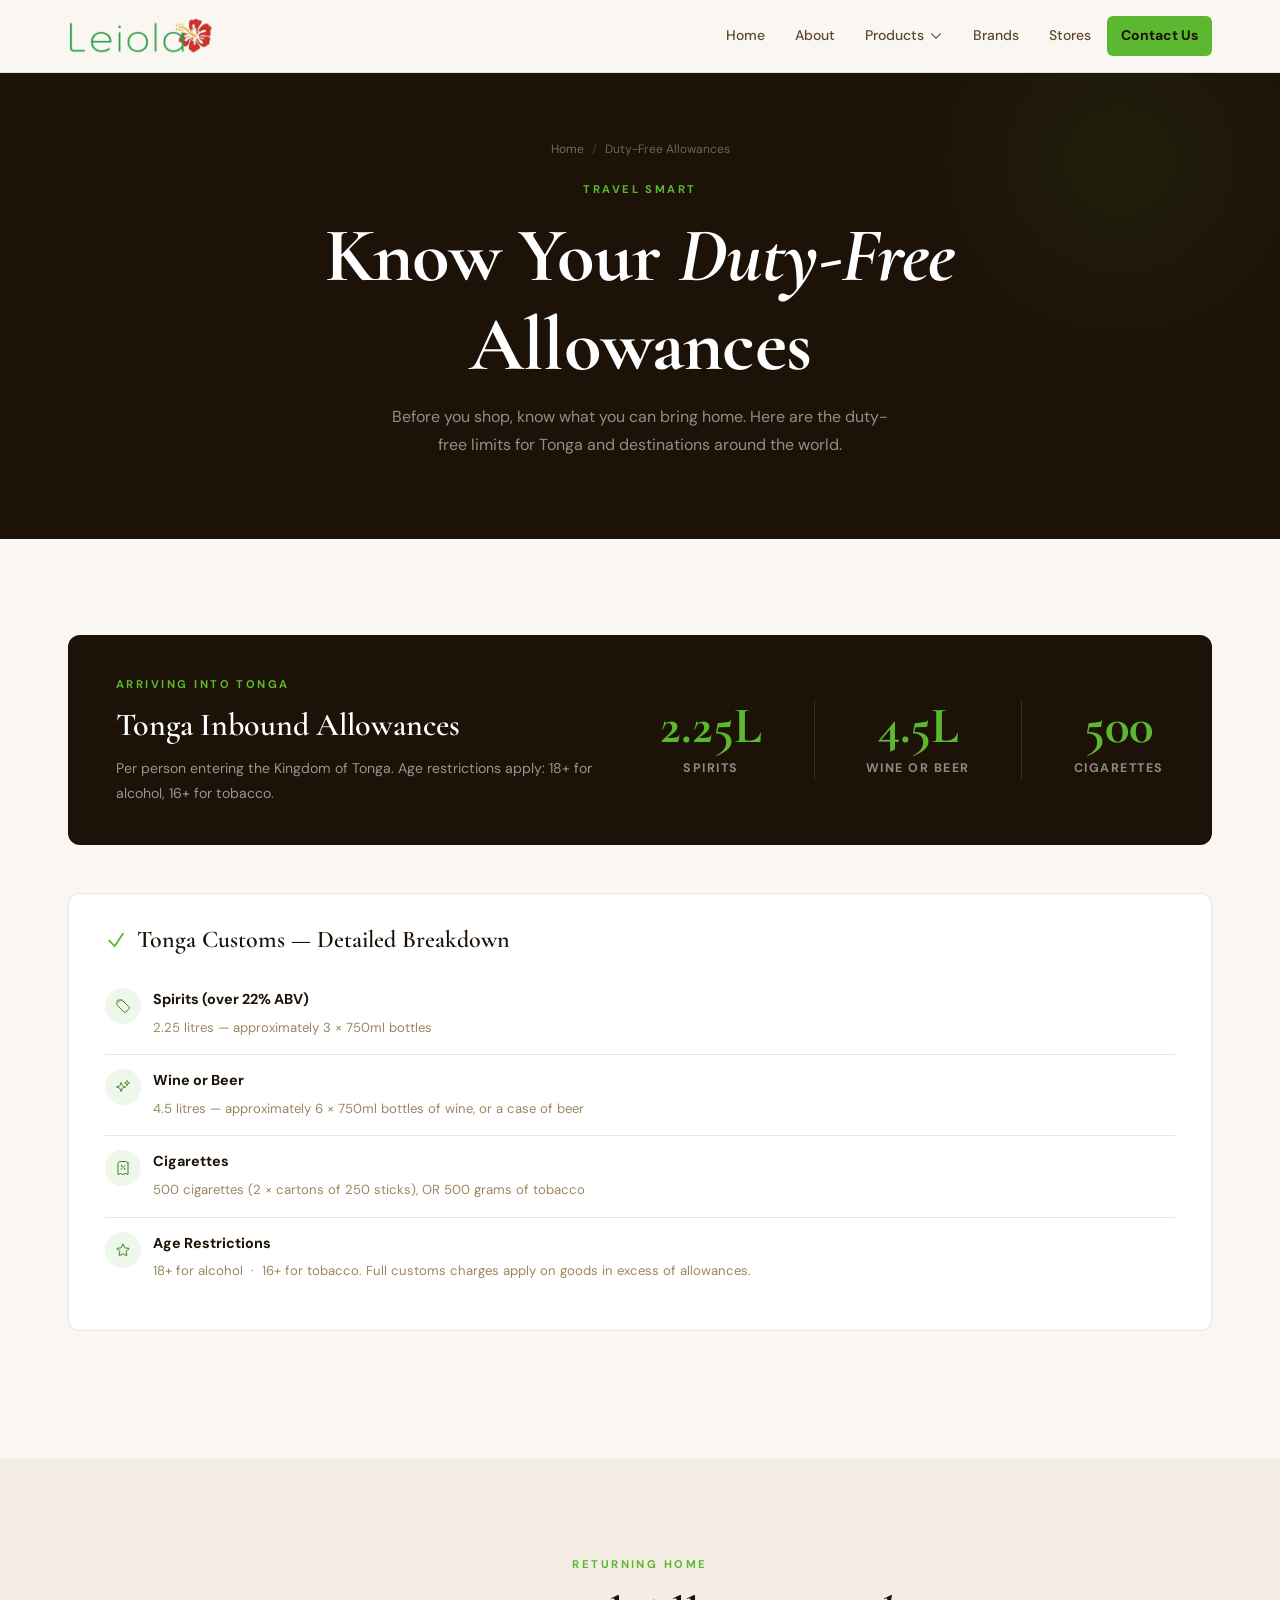
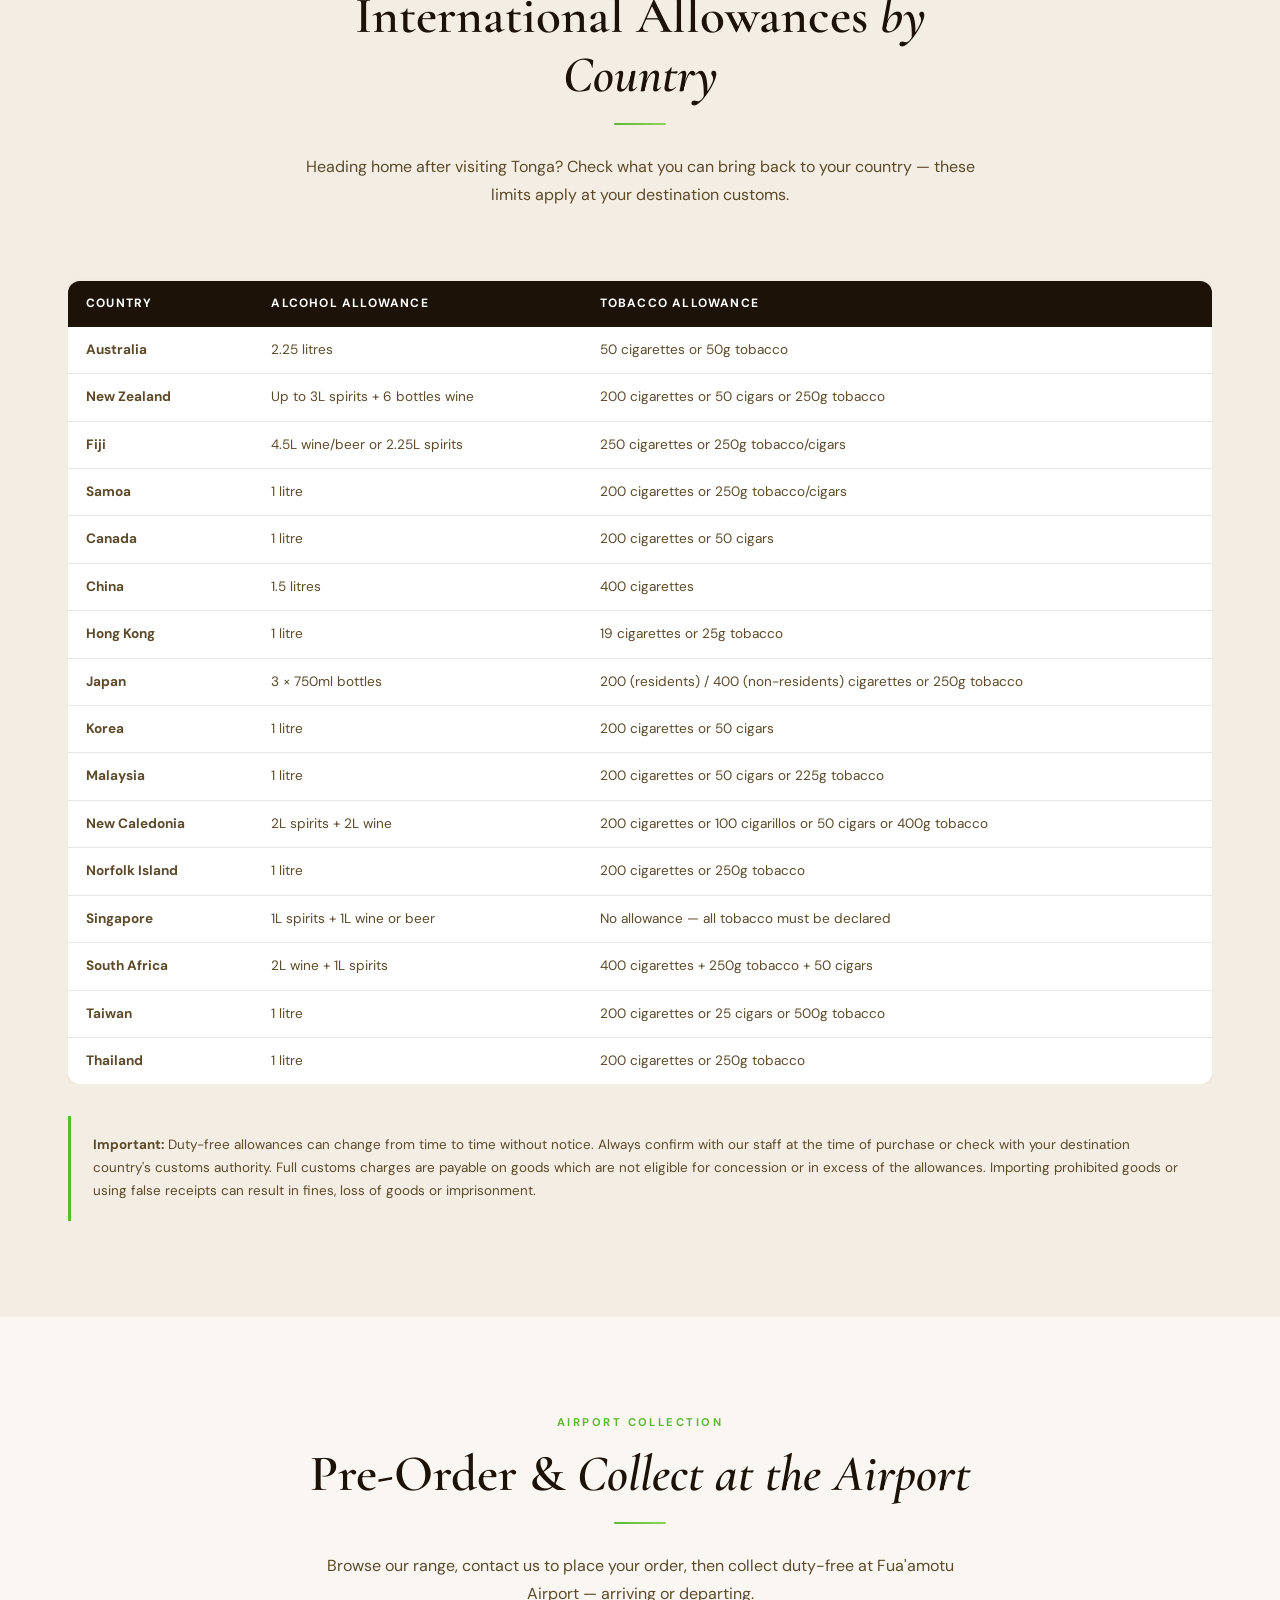
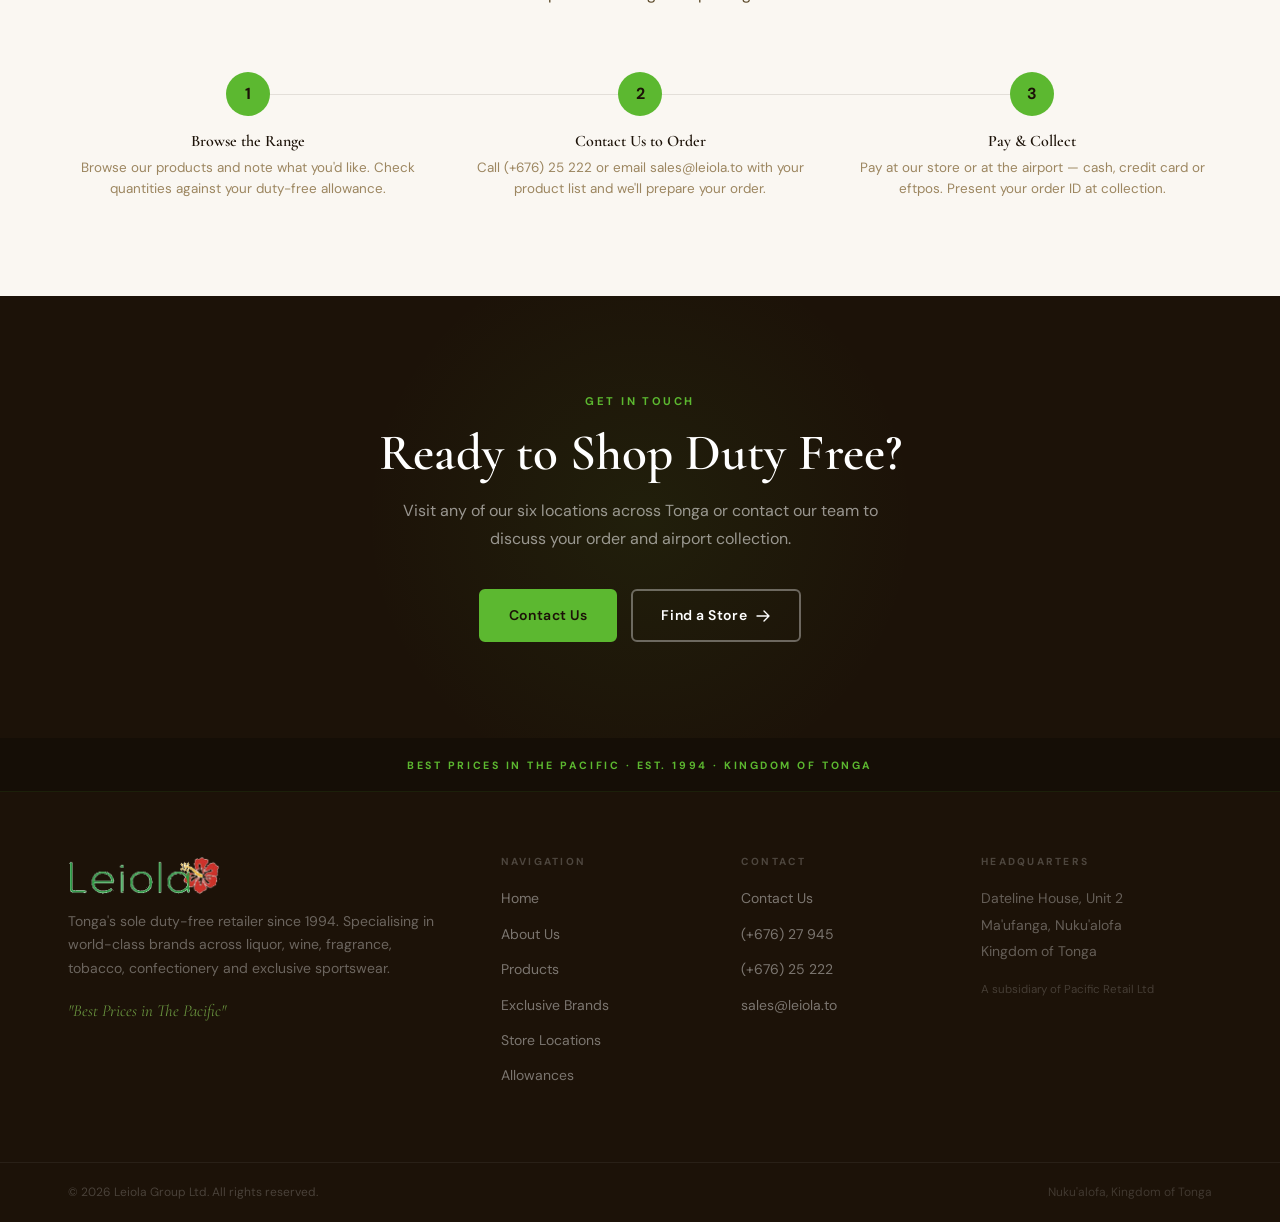
<file: discount.html>
<!DOCTYPE html>
<html lang="en">
<head>
  <meta charset="UTF-8">
  <meta name="viewport" content="width=device-width, initial-scale=1.0">
  <meta name="description" content="Know your duty-free allowances before you fly. Leiola Group Ltd lists Tonga inbound allowances and international customs limits by country.">
  <title>Duty-Free Allowances — Leiola Group Ltd</title>
  <link rel="icon" href="images/favicon.svg" type="image/svg+xml">
  <link rel="icon" href="images/leiola-logo.png" type="image/png">
  <meta property="og:type" content="website">
  <meta property="og:site_name" content="Leiola Group Ltd">
  <meta property="og:title" content="Duty-Free Allowances — Leiola Group Ltd">
  <meta property="og:description" content="Know your duty-free allowances before you fly. Tonga inbound limits and international customs allowances by country.">
  <meta property="og:url" content="https://shaydenlongley-star.github.io/leiola/discount.html">
  <meta property="og:image" content="https://shaydenlongley-star.github.io/leiola/images/article-02.jpg">
  <link rel="preconnect" href="https://fonts.googleapis.com">
  <link rel="preconnect" href="https://fonts.gstatic.com" crossorigin>
  <link href="https://fonts.googleapis.com/css2?family=Cormorant+Garamond:ital,wght@0,400;0,600;0,700;1,400;1,600&family=DM+Sans:wght@300;400;500;600;700&display=swap" rel="stylesheet">
  <link rel="stylesheet" href="css/style.css?v=1">
  <style>
    @media(max-width:900px){
      .nav-menu{display:flex!important;position:fixed!important;top:0!important;left:0!important;right:0!important;bottom:0!important;width:100vw!important;height:100vh!important;background:#1c1208!important;flex-direction:column!important;align-items:center!important;justify-content:flex-start!important;gap:4px!important;padding:96px 28px 40px!important;overflow-y:auto!important;z-index:9999!important;opacity:0!important;transform:translateX(100%)!important;pointer-events:none!important;transition:opacity .35s ease,transform .35s cubic-bezier(.4,0,.2,1)!important}
      .nav-menu.open{opacity:1!important;transform:translateX(0)!important;pointer-events:all!important}
      .nav-toggle{display:flex!important;z-index:10000!important;position:relative!important}
      .nav-menu a{font-size:1.1rem!important;padding:13px 28px!important;font-weight:600!important;color:rgba(255,255,255,0.85)!important;width:100%!important;text-align:center!important;display:block!important;border-radius:8px!important}
      .nav-menu a:hover,.nav-menu a.active{color:#fff!important;background:rgba(92,184,48,0.15)!important}
      .nav-cta{background:#5cb830!important;color:#1c1208!important;border-radius:6px!important;margin-top:12px!important;font-weight:700!important}
    }
    html,body{overflow-x:hidden!important}
    .allowance-hero{background:var(--dark);border-radius:var(--radius);padding:40px 48px;margin-bottom:48px;display:grid;grid-template-columns:1fr 1fr;gap:40px;align-items:center}
    .allowance-hero-stat{text-align:center}
    .allowance-hero-num{font-family:var(--font-heading);font-size:3.2rem;font-weight:700;color:var(--gold);display:block;line-height:1}
    .allowance-hero-label{font-size:0.78rem;font-weight:700;letter-spacing:0.12em;text-transform:uppercase;color:rgba(255,255,255,0.5);display:block;margin-top:6px}
    .allowance-hero-divider{width:1px;background:rgba(255,255,255,0.12);height:80px;margin:auto}
    .allowance-card{background:var(--white);border:1px solid var(--border-dark);border-radius:var(--radius);padding:32px 36px;margin-bottom:32px}
    .allowance-card h3{font-size:1.5rem;margin-bottom:20px;display:flex;align-items:center;gap:10px}
    .allowance-card h3 .icon{color:var(--gold);width:22px;height:22px;flex-shrink:0}
    .allowance-row{display:flex;align-items:flex-start;gap:12px;padding:14px 0;border-bottom:1px solid var(--border-dark)}
    .allowance-row:last-child{border-bottom:none}
    .allowance-row-icon{width:36px;height:36px;background:var(--gold-pale);border-radius:50%;display:flex;align-items:center;justify-content:center;flex-shrink:0}
    .allowance-row-icon .icon{color:var(--gold-dark);width:16px;height:16px}
    .allowance-row-text strong{display:block;font-size:0.9rem;margin-bottom:2px}
    .allowance-row-text span{font-size:0.82rem;color:var(--text-light)}
    .country-table{width:100%;border-collapse:collapse;margin-top:8px;border-radius:var(--radius);overflow:hidden;box-shadow:var(--shadow-sm)}
    .country-table th{background:var(--dark);color:var(--white);padding:13px 18px;font-size:0.75rem;font-weight:700;letter-spacing:0.1em;text-transform:uppercase;text-align:left}
    .country-table td{padding:12px 18px;font-size:0.85rem;color:var(--text-mid);border-bottom:1px solid var(--border-dark);background:var(--white)}
    .country-table tr:last-child td{border-bottom:none}
    .country-table tr:hover td{background:var(--gold-pale)}
    .terms-note{background:var(--bg-2);border-left:3px solid var(--gold);padding:18px 22px;border-radius:0 var(--radius-sm) var(--radius-sm) 0;font-size:0.84rem;color:var(--text-mid);margin-top:32px;line-height:1.7}
    @media(max-width:768px){
      .allowance-hero{grid-template-columns:1fr;padding:28px 24px;gap:20px}
      .allowance-hero-divider{display:none}
      .country-table th,.country-table td{padding:9px 12px;font-size:0.78rem}
      .allowance-card{padding:24px 20px}
    }
  </style>
</head>
<body>

<nav class="navbar" id="navbar">
  <div class="container">
    <div class="nav-inner">
      <a href="index.html" class="nav-logo">
        <img src="images/leiola-logo.png" alt="Leiola Group Ltd">
      </a>
      <ul class="nav-menu" id="navMenu">
        <li><a href="index.html">Home</a></li>
        <li><a href="about.html">About</a></li>
        <li class="has-dropdown">
          <a href="products.html">Products <span class="icon" data-icon="chevron-down" style="width:14px;height:14px;"></span></a>
          <ul class="dropdown-menu">
            <li><a href="products.html#liquor">Liquor &amp; Spirits</a></li>
            <li><a href="products.html#wine">Wine &amp; Champagne</a></li>
            <li><a href="products.html#fragrance">Fragrance</a></li>
            <li><a href="products.html#tobacco">Tobacco</a></li>
            <li><a href="products.html#confectionery">Confectionery</a></li>
            <li><a href="products.html#jerseys">Rugby Jerseys</a></li>
          </ul>
        </li>
        <li><a href="brands.html">Brands</a></li>
        <li><a href="stores.html">Stores</a></li>
        <li><a href="contact.html" class="nav-cta">Contact Us</a></li>
      </ul>
      <button class="nav-toggle" id="navToggle" aria-label="Toggle navigation" aria-expanded="false">
        <span class="icon" data-icon="menu" style="width:22px;height:22px;"></span>
      </button>
    </div>
  </div>
</nav>

<!-- PAGE HERO -->
<section class="page-hero">
  <div class="container">
    <div class="breadcrumb">
      <a href="index.html">Home</a>
      <span class="breadcrumb-sep">/</span>
      <span>Duty-Free Allowances</span>
    </div>
    <span class="eyebrow">Travel Smart</span>
    <h1>Know Your <em>Duty-Free</em><br>Allowances</h1>
    <p>Before you shop, know what you can bring home. Here are the duty-free limits for Tonga and destinations around the world.</p>
  </div>
</section>

<!-- TONGA INBOUND -->
<section class="section">
  <div class="container">

    <div class="allowance-hero" data-reveal>
      <div style="color:#fff;">
        <span class="eyebrow" style="color:var(--gold);">Arriving Into Tonga</span>
        <h2 style="color:#fff;font-size:2rem;margin:8px 0 12px;">Tonga Inbound Allowances</h2>
        <p style="color:rgba(255,255,255,0.55);font-size:0.88rem;">Per person entering the Kingdom of Tonga. Age restrictions apply: 18+ for alcohol, 16+ for tobacco.</p>
      </div>
      <div style="display:flex;gap:24px;align-items:center;justify-content:center;flex-wrap:wrap;">
        <div class="allowance-hero-stat">
          <span class="allowance-hero-num">2.25L</span>
          <span class="allowance-hero-label">Spirits</span>
        </div>
        <div class="allowance-hero-divider"></div>
        <div class="allowance-hero-stat">
          <span class="allowance-hero-num">4.5L</span>
          <span class="allowance-hero-label">Wine or Beer</span>
        </div>
        <div class="allowance-hero-divider"></div>
        <div class="allowance-hero-stat">
          <span class="allowance-hero-num">500</span>
          <span class="allowance-hero-label">Cigarettes</span>
        </div>
      </div>
    </div>

    <div class="allowance-card" data-reveal>
      <h3><span class="icon" data-icon="check"></span> Tonga Customs — Detailed Breakdown</h3>
      <div class="allowance-row">
        <div class="allowance-row-icon"><span class="icon" data-icon="tag"></span></div>
        <div class="allowance-row-text">
          <strong>Spirits (over 22% ABV)</strong>
          <span>2.25 litres — approximately 3 × 750ml bottles</span>
        </div>
      </div>
      <div class="allowance-row">
        <div class="allowance-row-icon"><span class="icon" data-icon="sparkles"></span></div>
        <div class="allowance-row-text">
          <strong>Wine or Beer</strong>
          <span>4.5 litres — approximately 6 × 750ml bottles of wine, or a case of beer</span>
        </div>
      </div>
      <div class="allowance-row">
        <div class="allowance-row-icon"><span class="icon" data-icon="percent"></span></div>
        <div class="allowance-row-text">
          <strong>Cigarettes</strong>
          <span>500 cigarettes (2 × cartons of 250 sticks), OR 500 grams of tobacco</span>
        </div>
      </div>
      <div class="allowance-row">
        <div class="allowance-row-icon"><span class="icon" data-icon="star"></span></div>
        <div class="allowance-row-text">
          <strong>Age Restrictions</strong>
          <span>18+ for alcohol &nbsp;·&nbsp; 16+ for tobacco. Full customs charges apply on goods in excess of allowances.</span>
        </div>
      </div>
    </div>

  </div>
</section>

<!-- INTERNATIONAL TABLE -->
<section class="section-alt">
  <div class="container">
    <div class="section-header" data-reveal>
      <span class="eyebrow">Returning Home</span>
      <h2>International Allowances <em>by Country</em></h2>
      <div class="divider"></div>
      <p>Heading home after visiting Tonga? Check what you can bring back to your country — these limits apply at your destination customs.</p>
    </div>
    <div data-reveal style="overflow-x:auto;">
      <table class="country-table">
        <thead>
          <tr>
            <th>Country</th>
            <th>Alcohol Allowance</th>
            <th>Tobacco Allowance</th>
          </tr>
        </thead>
        <tbody>
          <tr><td><strong>Australia</strong></td><td>2.25 litres</td><td>50 cigarettes or 50g tobacco</td></tr>
          <tr><td><strong>New Zealand</strong></td><td>Up to 3L spirits + 6 bottles wine</td><td>200 cigarettes or 50 cigars or 250g tobacco</td></tr>
          <tr><td><strong>Fiji</strong></td><td>4.5L wine/beer or 2.25L spirits</td><td>250 cigarettes or 250g tobacco/cigars</td></tr>
          <tr><td><strong>Samoa</strong></td><td>1 litre</td><td>200 cigarettes or 250g tobacco/cigars</td></tr>
          <tr><td><strong>Canada</strong></td><td>1 litre</td><td>200 cigarettes or 50 cigars</td></tr>
          <tr><td><strong>China</strong></td><td>1.5 litres</td><td>400 cigarettes</td></tr>
          <tr><td><strong>Hong Kong</strong></td><td>1 litre</td><td>19 cigarettes or 25g tobacco</td></tr>
          <tr><td><strong>Japan</strong></td><td>3 × 750ml bottles</td><td>200 (residents) / 400 (non-residents) cigarettes or 250g tobacco</td></tr>
          <tr><td><strong>Korea</strong></td><td>1 litre</td><td>200 cigarettes or 50 cigars</td></tr>
          <tr><td><strong>Malaysia</strong></td><td>1 litre</td><td>200 cigarettes or 50 cigars or 225g tobacco</td></tr>
          <tr><td><strong>New Caledonia</strong></td><td>2L spirits + 2L wine</td><td>200 cigarettes or 100 cigarillos or 50 cigars or 400g tobacco</td></tr>
          <tr><td><strong>Norfolk Island</strong></td><td>1 litre</td><td>200 cigarettes or 250g tobacco</td></tr>
          <tr><td><strong>Singapore</strong></td><td>1L spirits + 1L wine or beer</td><td>No allowance — all tobacco must be declared</td></tr>
          <tr><td><strong>South Africa</strong></td><td>2L wine + 1L spirits</td><td>400 cigarettes + 250g tobacco + 50 cigars</td></tr>
          <tr><td><strong>Taiwan</strong></td><td>1 litre</td><td>200 cigarettes or 25 cigars or 500g tobacco</td></tr>
          <tr><td><strong>Thailand</strong></td><td>1 litre</td><td>200 cigarettes or 250g tobacco</td></tr>
        </tbody>
      </table>
    </div>

    <div class="terms-note" data-reveal>
      <strong>Important:</strong> Duty-free allowances can change from time to time without notice. Always confirm with our staff at the time of purchase or check with your destination country's customs authority. Full customs charges are payable on goods which are not eligible for concession or in excess of the allowances. Importing prohibited goods or using false receipts can result in fines, loss of goods or imprisonment.
    </div>
  </div>
</section>

<!-- PRE-ORDER -->
<section class="section">
  <div class="container">
    <div class="section-header" data-reveal>
      <span class="eyebrow">Airport Collection</span>
      <h2>Pre-Order &amp; <em>Collect at the Airport</em></h2>
      <div class="divider"></div>
      <p>Browse our range, contact us to place your order, then collect duty-free at Fua'amotu Airport — arriving or departing.</p>
    </div>
    <div class="steps-row">
      <div class="step-item" data-reveal data-delay="1">
        <div class="step-number">1</div>
        <h4>Browse the Range</h4>
        <p>Browse our products and note what you'd like. Check quantities against your duty-free allowance.</p>
      </div>
      <div class="step-item" data-reveal data-delay="2">
        <div class="step-number">2</div>
        <h4>Contact Us to Order</h4>
        <p>Call (+676) 25 222 or email sales@leiola.to with your product list and we'll prepare your order.</p>
      </div>
      <div class="step-item" data-reveal data-delay="3">
        <div class="step-number">3</div>
        <h4>Pay &amp; Collect</h4>
        <p>Pay at our store or at the airport — cash, credit card or eftpos. Present your order ID at collection.</p>
      </div>
    </div>
  </div>
</section>

<!-- CTA -->
<section class="cta-section">
  <div class="container">
    <span class="eyebrow">Get in Touch</span>
    <h2>Ready to Shop Duty Free?</h2>
    <p>Visit any of our six locations across Tonga or contact our team to discuss your order and airport collection.</p>
    <div class="cta-actions">
      <a href="contact.html" class="btn btn-primary">Contact Us</a>
      <a href="stores.html" class="btn btn-ghost-light">Find a Store <span class="icon" data-icon="arrow-right" style="width:16px;height:16px;"></span></a>
    </div>
  </div>
</section>

<!-- FOOTER -->
<footer class="footer">
  <div class="footer-brand-bar">
    <span>Best Prices in The Pacific · Est. 1994 · Kingdom of Tonga</span>
  </div>
  <div class="footer-main">
    <div class="container">
      <div class="footer-grid">
        <div class="footer-brand">
          <img src="images/leiola-logo.png" alt="Leiola Group Ltd" style="height:40px;width:auto;margin-bottom:14px;">
          <p>Tonga's sole duty-free retailer since 1994. Specialising in world-class brands across liquor, wine, fragrance, tobacco, confectionery and exclusive sportswear.</p>
          <span class="footer-tagline">"Best Prices in The Pacific"</span>
        </div>
        <div>
          <h5>Navigation</h5>
          <ul class="footer-links">
            <li><a href="index.html">Home</a></li>
            <li><a href="about.html">About Us</a></li>
            <li><a href="products.html">Products</a></li>
            <li><a href="brands.html">Exclusive Brands</a></li>
            <li><a href="stores.html">Store Locations</a></li>
            <li><a href="discount.html">Allowances</a></li>
          </ul>
        </div>
        <div>
          <h5>Contact</h5>
          <ul class="footer-links">
            <li><a href="contact.html">Contact Us</a></li>
            <li><a href="tel:+67627945">(+676) 27 945</a></li>
            <li><a href="tel:+67625222">(+676) 25 222</a></li>
            <li><a href="mailto:sales@leiola.to">sales@leiola.to</a></li>
          </ul>
        </div>
        <div>
          <h5>Headquarters</h5>
          <ul class="footer-links">
            <li><a href="https://www.google.com/maps?q=-21.1368,-175.2011" target="_blank" rel="noopener" style="color:rgba(255,255,255,0.32);text-decoration:none;line-height:1.7;">Dateline House, Unit 2<br>Ma'ufanga, Nuku'alofa<br>Kingdom of Tonga</a></li>
          </ul>
          <p style="margin-top:16px;font-size:0.72rem;color:rgba(255,255,255,0.18);line-height:1.6;">A subsidiary of Pacific Retail Ltd</p>
        </div>
      </div>
    </div>
  </div>
  <div class="footer-bottom">
    <div class="container">
      <span>© 2026 Leiola Group Ltd. All rights reserved.</span>
      <span style="color:rgba(255,255,255,0.16);">Nuku'alofa, Kingdom of Tonga</span>
    </div>
  </div>
</footer>

<a href="#" class="back-to-top" aria-label="Back to top">
  <span class="icon" data-icon="arrow-up" style="width:18px;height:18px;"></span>
</a>
<script src="js/icons.js?v=1"></script>
<script src="js/main.js?v=1"></script>
</body>
</html>
</file>
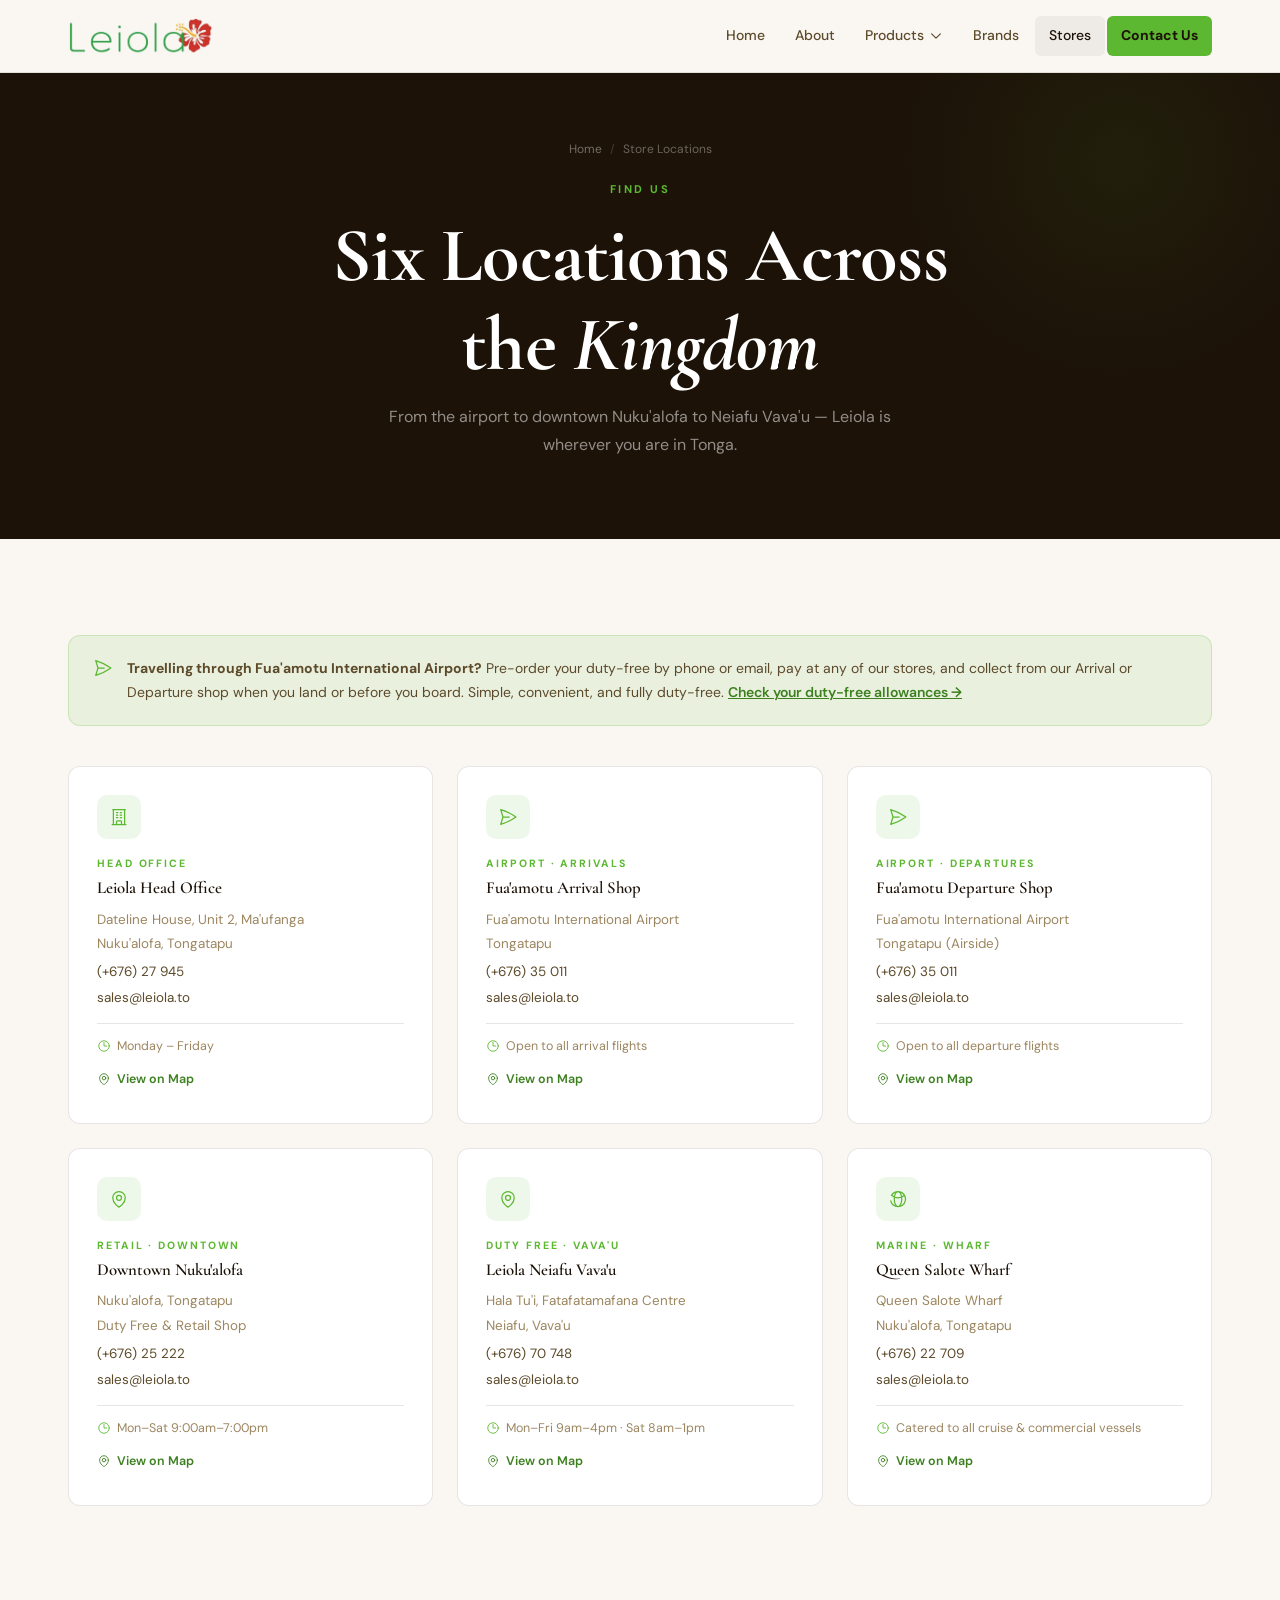
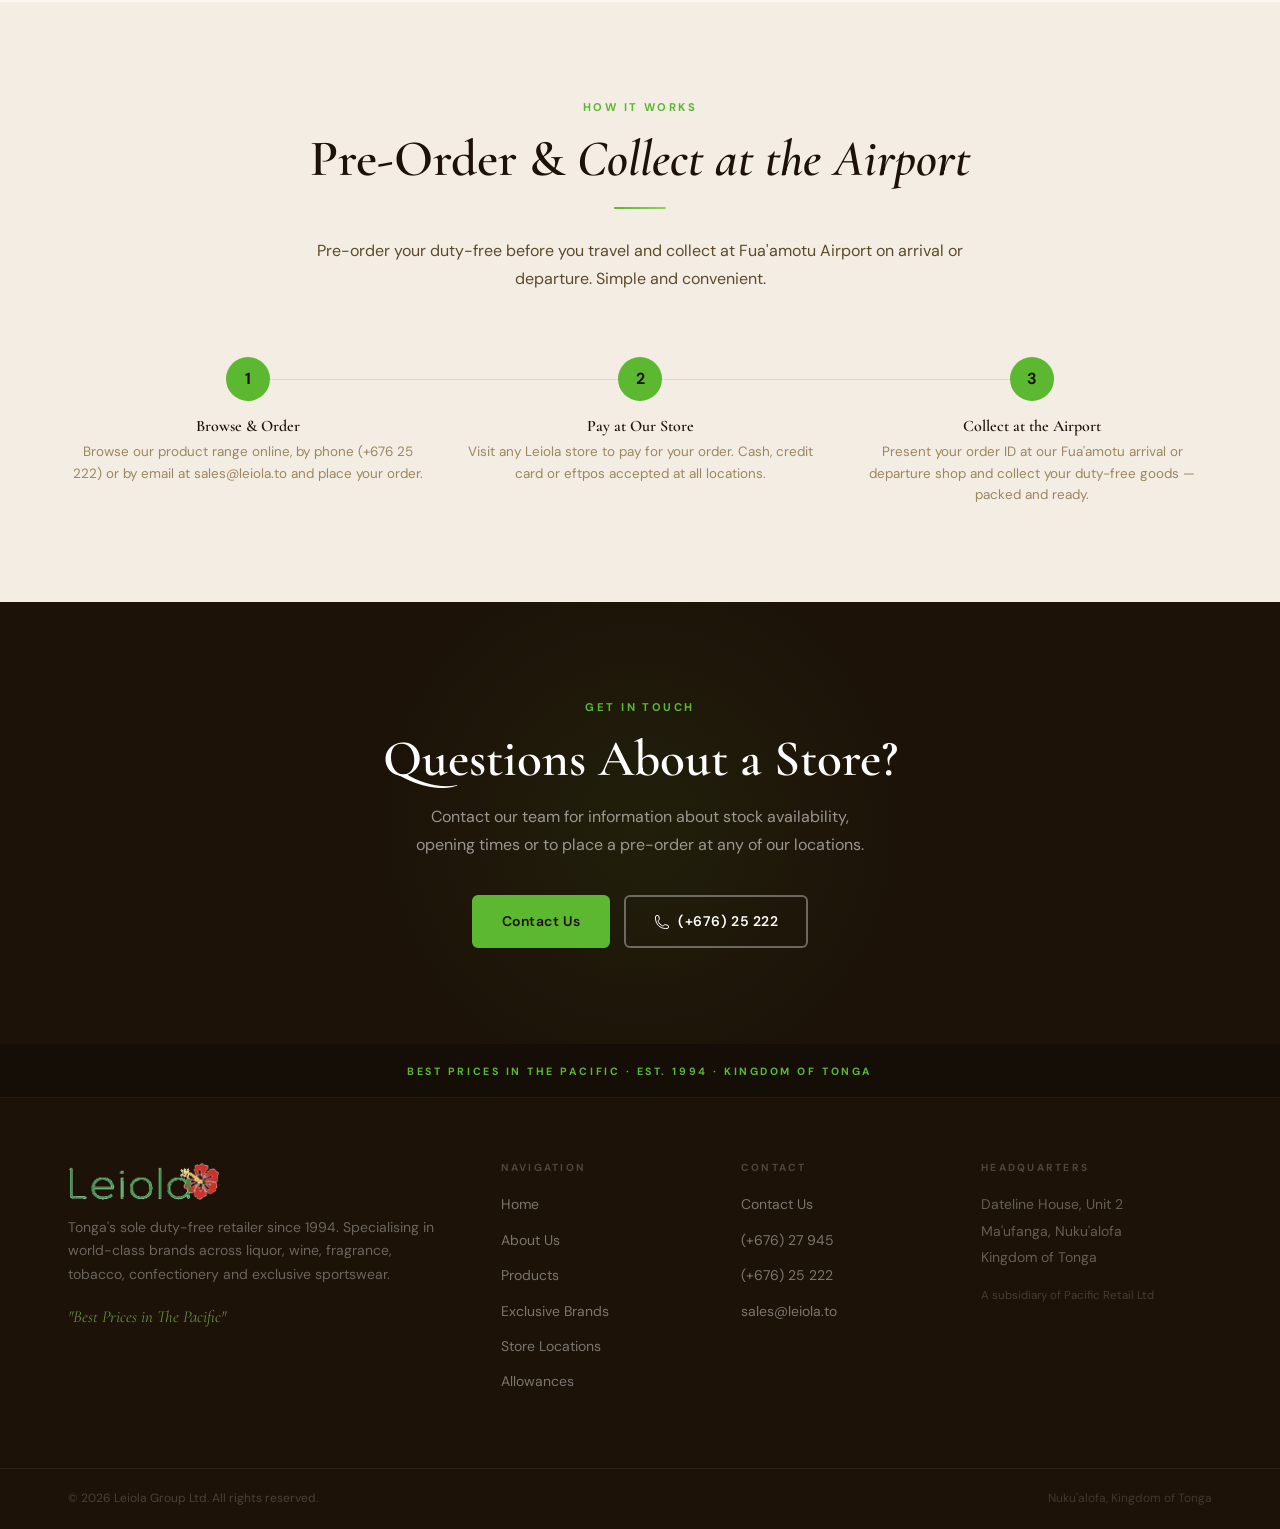
<file: stores.html>
<!DOCTYPE html>
<html lang="en">
<head>
  <meta charset="UTF-8">
  <meta name="viewport" content="width=device-width, initial-scale=1.0">
  <meta name="description" content="Leiola Group has six store locations across the Kingdom of Tonga — Head Office, Fua'amotu Airport arrival and departure shops, Downtown Nuku'alofa, Neiafu Vava'u and Queen Salote Wharf.">
  <title>Store Locations — Leiola Group Ltd</title>
  <link rel="icon" href="images/favicon.svg" type="image/svg+xml">
  <link rel="icon" href="images/leiola-logo.png" type="image/png">
  <meta property="og:type" content="website">
  <meta property="og:site_name" content="Leiola Group Ltd">
  <meta property="og:title" content="Store Locations — Leiola Group Ltd">
  <meta property="og:description" content="Six Leiola duty-free stores across the Kingdom of Tonga — airport, downtown Nuku'alofa, Neiafu Vava'u and Queen Salote Wharf.">
  <meta property="og:url" content="https://shaydenlongley-star.github.io/leiola/stores.html">
  <meta property="og:image" content="https://shaydenlongley-star.github.io/leiola/images/article-02.jpg">
  <link rel="preconnect" href="https://fonts.googleapis.com">
  <link rel="preconnect" href="https://fonts.gstatic.com" crossorigin>
  <link href="https://fonts.googleapis.com/css2?family=Cormorant+Garamond:ital,wght@0,400;0,600;0,700;1,400;1,600&family=DM+Sans:wght@300;400;500;600;700&display=swap" rel="stylesheet">
  <link rel="stylesheet" href="css/style.css?v=1">
  <style>
    @media(max-width:900px){
      .nav-menu{display:flex!important;position:fixed!important;top:0!important;left:0!important;right:0!important;bottom:0!important;width:100vw!important;height:100vh!important;background:#1c1208!important;flex-direction:column!important;align-items:center!important;justify-content:flex-start!important;gap:4px!important;padding:96px 28px 40px!important;overflow-y:auto!important;z-index:9999!important;opacity:0!important;transform:translateX(100%)!important;pointer-events:none!important;transition:opacity .35s ease,transform .35s cubic-bezier(.4,0,.2,1)!important}
      .nav-menu.open{opacity:1!important;transform:translateX(0)!important;pointer-events:all!important}
      .nav-toggle{display:flex!important;z-index:10000!important;position:relative!important}
      .nav-menu a{font-size:1.1rem!important;padding:13px 28px!important;font-weight:600!important;color:rgba(255,255,255,0.85)!important;width:100%!important;text-align:center!important;display:block!important;border-radius:8px!important}
      .nav-menu a:hover,.nav-menu a.active{color:#fff!important;background:rgba(92,184,48,0.15)!important}
      .nav-cta{background:#5cb830!important;color:#1c1208!important;border-radius:6px!important;margin-top:12px!important;font-weight:700!important}
    }
    html,body{overflow-x:hidden!important}
    .airport-note{background:var(--gold-pale);border:1px solid var(--border);border-radius:var(--radius);padding:20px 24px;display:flex;gap:14px;align-items:flex-start;margin-bottom:40px}
    .airport-note .icon{color:var(--gold);flex-shrink:0;width:20px;height:20px;margin-top:2px}
    .airport-note p{font-size:0.875rem;color:var(--text-mid);margin:0}
  </style>
</head>
<body>

<nav class="navbar" id="navbar">
  <div class="container">
    <div class="nav-inner">
      <a href="index.html" class="nav-logo">
        <img src="images/leiola-logo.png" alt="Leiola Group Ltd">
      </a>
      <ul class="nav-menu" id="navMenu">
        <li><a href="index.html">Home</a></li>
        <li><a href="about.html">About</a></li>
        <li class="has-dropdown">
          <a href="products.html">Products <span class="icon" data-icon="chevron-down" style="width:14px;height:14px;"></span></a>
          <ul class="dropdown-menu">
            <li><a href="products.html#liquor">Liquor &amp; Spirits</a></li>
            <li><a href="products.html#wine">Wine &amp; Champagne</a></li>
            <li><a href="products.html#fragrance">Fragrance</a></li>
            <li><a href="products.html#tobacco">Tobacco</a></li>
            <li><a href="products.html#confectionery">Confectionery</a></li>
            <li><a href="products.html#jerseys">Rugby Jerseys</a></li>
          </ul>
        </li>
        <li><a href="brands.html">Brands</a></li>
        <li><a href="stores.html" class="active">Stores</a></li>
        <li><a href="contact.html" class="nav-cta">Contact Us</a></li>
      </ul>
      <button class="nav-toggle" id="navToggle" aria-label="Toggle navigation" aria-expanded="false">
        <span class="icon" data-icon="menu" style="width:22px;height:22px;"></span>
      </button>
    </div>
  </div>
</nav>

<!-- PAGE HERO -->
<section class="page-hero">
  <div class="container">
    <div class="breadcrumb">
      <a href="index.html">Home</a>
      <span class="breadcrumb-sep">/</span>
      <span>Store Locations</span>
    </div>
    <span class="eyebrow">Find Us</span>
    <h1>Six Locations Across<br>the <em>Kingdom</em></h1>
    <p>From the airport to downtown Nuku'alofa to Neiafu Vava'u — Leiola is wherever you are in Tonga.</p>
  </div>
</section>

<!-- STORES -->
<section class="section">
  <div class="container">

    <div class="airport-note" data-reveal>
      <span class="icon" data-icon="plane"></span>
      <p><strong>Travelling through Fua'amotu International Airport?</strong> Pre-order your duty-free by phone or email, pay at any of our stores, and collect from our Arrival or Departure shop when you land or before you board. Simple, convenient, and fully duty-free. <a href="discount.html" style="color:var(--gold-dark);font-weight:600;text-decoration:underline;">Check your duty-free allowances →</a></p>
    </div>

    <div class="stores-grid">

      <div class="store-card" data-reveal data-delay="1">
        <div class="store-card-icon"><span class="icon" data-icon="building" style="width:20px;height:20px;"></span></div>
        <span class="store-card-type">Head Office</span>
        <h4>Leiola Head Office</h4>
        <p>Dateline House, Unit 2, Ma'ufanga</p>
        <p>Nuku'alofa, Tongatapu</p>
        <a href="tel:+67627945">(+676) 27 945</a><br>
        <a href="mailto:sales@leiola.to">sales@leiola.to</a>
        <div class="store-hours">
          <span class="icon" data-icon="clock"></span>
          Monday – Friday
        </div>
        <div style="margin-top:12px;">
          <a href="https://www.google.com/maps?q=-21.1368,-175.2011" target="_blank" rel="noopener" style="display:inline-flex;align-items:center;gap:6px;font-size:0.78rem;font-weight:600;color:var(--gold-dark);text-decoration:none;">
            <span class="icon" data-icon="map-pin" style="width:14px;height:14px;"></span> View on Map
          </a>
        </div>
      </div>

      <div class="store-card" data-reveal data-delay="2">
        <div class="store-card-icon"><span class="icon" data-icon="plane" style="width:20px;height:20px;"></span></div>
        <span class="store-card-type">Airport · Arrivals</span>
        <h4>Fua'amotu Arrival Shop</h4>
        <p>Fua'amotu International Airport</p>
        <p>Tongatapu</p>
        <a href="tel:+67635011">(+676) 35 011</a><br>
        <a href="mailto:sales@leiola.to">sales@leiola.to</a>
        <div class="store-hours">
          <span class="icon" data-icon="clock"></span>
          Open to all arrival flights
        </div>
        <div style="margin-top:12px;">
          <a href="https://www.google.com/maps?q=-21.2411,-175.1430" target="_blank" rel="noopener" style="display:inline-flex;align-items:center;gap:6px;font-size:0.78rem;font-weight:600;color:var(--gold-dark);text-decoration:none;">
            <span class="icon" data-icon="map-pin" style="width:14px;height:14px;"></span> View on Map
          </a>
        </div>
      </div>

      <div class="store-card" data-reveal data-delay="3">
        <div class="store-card-icon"><span class="icon" data-icon="plane" style="width:20px;height:20px;"></span></div>
        <span class="store-card-type">Airport · Departures</span>
        <h4>Fua'amotu Departure Shop</h4>
        <p>Fua'amotu International Airport</p>
        <p>Tongatapu (Airside)</p>
        <a href="tel:+67635011">(+676) 35 011</a><br>
        <a href="mailto:sales@leiola.to">sales@leiola.to</a>
        <div class="store-hours">
          <span class="icon" data-icon="clock"></span>
          Open to all departure flights
        </div>
        <div style="margin-top:12px;">
          <a href="https://www.google.com/maps?q=-21.2411,-175.1430" target="_blank" rel="noopener" style="display:inline-flex;align-items:center;gap:6px;font-size:0.78rem;font-weight:600;color:var(--gold-dark);text-decoration:none;">
            <span class="icon" data-icon="map-pin" style="width:14px;height:14px;"></span> View on Map
          </a>
        </div>
      </div>

      <div class="store-card" data-reveal data-delay="1">
        <div class="store-card-icon"><span class="icon" data-icon="map-pin" style="width:20px;height:20px;"></span></div>
        <span class="store-card-type">Retail · Downtown</span>
        <h4>Downtown Nuku'alofa</h4>
        <p>Nuku'alofa, Tongatapu</p>
        <p>Duty Free &amp; Retail Shop</p>
        <a href="tel:+67625222">(+676) 25 222</a><br>
        <a href="mailto:sales@leiola.to">sales@leiola.to</a>
        <div class="store-hours">
          <span class="icon" data-icon="clock"></span>
          Mon–Sat 9:00am–7:00pm
        </div>
        <div style="margin-top:12px;">
          <a href="https://www.google.com/maps?q=-21.1369,-175.2017" target="_blank" rel="noopener" style="display:inline-flex;align-items:center;gap:6px;font-size:0.78rem;font-weight:600;color:var(--gold-dark);text-decoration:none;">
            <span class="icon" data-icon="map-pin" style="width:14px;height:14px;"></span> View on Map
          </a>
        </div>
      </div>

      <div class="store-card" data-reveal data-delay="2">
        <div class="store-card-icon"><span class="icon" data-icon="map-pin" style="width:20px;height:20px;"></span></div>
        <span class="store-card-type">Duty Free · Vava'u</span>
        <h4>Leiola Neiafu Vava'u</h4>
        <p>Hala Tu'i, Fatafatamafana Centre</p>
        <p>Neiafu, Vava'u</p>
        <a href="tel:+67670748">(+676) 70 748</a><br>
        <a href="mailto:sales@leiola.to">sales@leiola.to</a>
        <div class="store-hours">
          <span class="icon" data-icon="clock"></span>
          Mon–Fri 9am–4pm · Sat 8am–1pm
        </div>
        <div style="margin-top:12px;">
          <a href="https://www.google.com/maps?q=-18.6516,-173.9891" target="_blank" rel="noopener" style="display:inline-flex;align-items:center;gap:6px;font-size:0.78rem;font-weight:600;color:var(--gold-dark);text-decoration:none;">
            <span class="icon" data-icon="map-pin" style="width:14px;height:14px;"></span> View on Map
          </a>
        </div>
      </div>

      <div class="store-card" data-reveal data-delay="3">
        <div class="store-card-icon"><span class="icon" data-icon="globe" style="width:20px;height:20px;"></span></div>
        <span class="store-card-type">Marine · Wharf</span>
        <h4>Queen Salote Wharf</h4>
        <p>Queen Salote Wharf</p>
        <p>Nuku'alofa, Tongatapu</p>
        <a href="tel:+67622709">(+676) 22 709</a><br>
        <a href="mailto:sales@leiola.to">sales@leiola.to</a>
        <div class="store-hours">
          <span class="icon" data-icon="clock"></span>
          Catered to all cruise &amp; commercial vessels
        </div>
        <div style="margin-top:12px;">
          <a href="https://www.google.com/maps?q=-21.1333,-175.1833" target="_blank" rel="noopener" style="display:inline-flex;align-items:center;gap:6px;font-size:0.78rem;font-weight:600;color:var(--gold-dark);text-decoration:none;">
            <span class="icon" data-icon="map-pin" style="width:14px;height:14px;"></span> View on Map
          </a>
        </div>
      </div>

    </div>
  </div>
</section>

<!-- PRE-ORDER INFO -->
<section class="section-alt" data-reveal>
  <div class="container">
    <div class="section-header">
      <span class="eyebrow">How It Works</span>
      <h2>Pre-Order &amp; <em>Collect at the Airport</em></h2>
      <div class="divider"></div>
      <p>Pre-order your duty-free before you travel and collect at Fua'amotu Airport on arrival or departure. Simple and convenient.</p>
    </div>
    <div class="steps-row">
      <div class="step-item" data-reveal data-delay="1">
        <div class="step-number">1</div>
        <h4>Browse &amp; Order</h4>
        <p>Browse our product range online, by phone (+676 25 222) or by email at sales@leiola.to and place your order.</p>
      </div>
      <div class="step-item" data-reveal data-delay="2">
        <div class="step-number">2</div>
        <h4>Pay at Our Store</h4>
        <p>Visit any Leiola store to pay for your order. Cash, credit card or eftpos accepted at all locations.</p>
      </div>
      <div class="step-item" data-reveal data-delay="3">
        <div class="step-number">3</div>
        <h4>Collect at the Airport</h4>
        <p>Present your order ID at our Fua'amotu arrival or departure shop and collect your duty-free goods — packed and ready.</p>
      </div>
    </div>
  </div>
</section>

<!-- CTA -->
<section class="cta-section">
  <div class="container">
    <span class="eyebrow">Get in Touch</span>
    <h2>Questions About a Store?</h2>
    <p>Contact our team for information about stock availability, opening times or to place a pre-order at any of our locations.</p>
    <div class="cta-actions">
      <a href="contact.html" class="btn btn-primary">Contact Us</a>
      <a href="tel:+67625222" class="btn btn-ghost-light">
        <span class="icon" data-icon="phone" style="width:16px;height:16px;"></span> (+676) 25 222
      </a>
    </div>
  </div>
</section>

<!-- FOOTER -->
<footer class="footer">
  <div class="footer-brand-bar">
    <span>Best Prices in The Pacific · Est. 1994 · Kingdom of Tonga</span>
  </div>
  <div class="footer-main">
    <div class="container">
      <div class="footer-grid">
        <div class="footer-brand">
          <img src="images/leiola-logo.png" alt="Leiola Group Ltd" style="height:40px;width:auto;margin-bottom:14px;">
          <p>Tonga's sole duty-free retailer since 1994. Specialising in world-class brands across liquor, wine, fragrance, tobacco, confectionery and exclusive sportswear.</p>
          <span class="footer-tagline">"Best Prices in The Pacific"</span>
        </div>
        <div>
          <h5>Navigation</h5>
          <ul class="footer-links">
            <li><a href="index.html">Home</a></li>
            <li><a href="about.html">About Us</a></li>
            <li><a href="products.html">Products</a></li>
            <li><a href="brands.html">Exclusive Brands</a></li>
            <li><a href="stores.html">Store Locations</a></li>
            <li><a href="discount.html">Allowances</a></li>
          </ul>
        </div>
        <div>
          <h5>Contact</h5>
          <ul class="footer-links">
            <li><a href="contact.html">Contact Us</a></li>
            <li><a href="tel:+67627945">(+676) 27 945</a></li>
            <li><a href="tel:+67625222">(+676) 25 222</a></li>
            <li><a href="mailto:sales@leiola.to">sales@leiola.to</a></li>
          </ul>
        </div>
        <div>
          <h5>Headquarters</h5>
          <ul class="footer-links">
            <li><a href="https://www.google.com/maps?q=-21.1368,-175.2011" target="_blank" rel="noopener" style="color:rgba(255,255,255,0.32);text-decoration:none;line-height:1.7;">Dateline House, Unit 2<br>Ma'ufanga, Nuku'alofa<br>Kingdom of Tonga</a></li>
          </ul>
          <p style="margin-top:16px;font-size:0.72rem;color:rgba(255,255,255,0.18);line-height:1.6;">A subsidiary of Pacific Retail Ltd</p>
        </div>
      </div>
    </div>
  </div>
  <div class="footer-bottom">
    <div class="container">
      <span>© 2026 Leiola Group Ltd. All rights reserved.</span>
      <span style="color:rgba(255,255,255,0.16);">Nuku'alofa, Kingdom of Tonga</span>
    </div>
  </div>
</footer>

<a href="#" class="back-to-top" aria-label="Back to top">
  <span class="icon" data-icon="arrow-up" style="width:18px;height:18px;"></span>
</a>
<script src="js/icons.js?v=1"></script>
<script src="js/main.js?v=1"></script>
</body>
</html>
</file>
<file: css/style.css>
/* ============================================================
   LEIOLA GROUP LTD — STYLE.CSS
   Duty-Free Retail · Lime Green + Cream + Dark Brown
   ============================================================ */

/* ─── RESET ───────────────────────────────────────────────── */
*,*::before,*::after{box-sizing:border-box;margin:0;padding:0}
html{scroll-behavior:smooth}
body{font-family:var(--font-body);background:var(--bg);color:var(--text);line-height:1.65;overflow-x:hidden}
img{max-width:100%;height:auto;display:block}
a{color:inherit;text-decoration:none;transition:color var(--ease)}
ul{list-style:none}
button{cursor:pointer;border:none;background:none;font-family:inherit}

/* ─── DESIGN TOKENS ───────────────────────────────────────── */
:root{
  --gold:#5cb830;
  --gold-dark:#3d8020;
  --gold-light:#8fd45a;
  --gold-pale:rgba(92,184,48,0.10);
  --dark:#1c1208;
  --dark-2:#1a2210;
  --bg:#faf7f2;
  --bg-2:#f3ede3;
  --bg-3:#e8dfd0;
  --white:#ffffff;
  --text:#1c1208;
  --text-mid:#5c4a2a;
  --text-light:#9c8660;
  --border:rgba(92,184,48,0.22);
  --border-dark:rgba(28,18,8,0.10);
  --shadow-sm:0 2px 8px rgba(28,18,8,0.07);
  --shadow:0 4px 24px rgba(28,18,8,0.11);
  --shadow-lg:0 12px 48px rgba(28,18,8,0.16);
  --radius-sm:6px;
  --radius:12px;
  --radius-lg:20px;
  --ease:0.25s ease;
  --font-heading:'Cormorant Garamond',Georgia,serif;
  --font-body:'DM Sans','Helvetica Neue',Arial,sans-serif;
  --max-w:1200px;
}

/* ─── LAYOUT ──────────────────────────────────────────────── */
.container{max-width:var(--max-w);margin:0 auto;padding:0 28px}
.section{padding:96px 0}
.section-alt{padding:96px 0;background:var(--bg-2)}
.section-dark{padding:96px 0;background:var(--dark);color:var(--white)}
.section-header{text-align:center;max-width:680px;margin:0 auto 64px}

/* ─── TYPOGRAPHY ──────────────────────────────────────────── */
h1,h2,h3,h4,h5{font-family:var(--font-heading);line-height:1.15;color:var(--text)}
.section-dark h1,.section-dark h2,.section-dark h3{color:var(--white)}
h1{font-size:clamp(3rem,6vw,5.5rem);font-weight:700;letter-spacing:-0.01em}
h2{font-size:clamp(2.2rem,4vw,3.2rem);font-weight:600}
h3{font-size:clamp(1.5rem,2.5vw,2rem);font-weight:600}
h4{font-size:1.15rem;font-weight:600}
p{color:var(--text-mid);line-height:1.75}
.section-dark p{color:rgba(255,255,255,0.58)}
.eyebrow{display:block;font-family:var(--font-body);font-size:0.70rem;font-weight:700;letter-spacing:0.22em;text-transform:uppercase;color:var(--gold);margin-bottom:14px}
.section-dark .eyebrow{color:var(--gold-light)}
.divider{width:52px;height:2px;background:linear-gradient(90deg,var(--gold),var(--gold-light));margin:18px auto 28px;border-radius:2px}
.divider-left{width:52px;height:2px;background:linear-gradient(90deg,var(--gold),var(--gold-light));margin:18px 0 28px;border-radius:2px}

/* ─── BUTTONS ─────────────────────────────────────────────── */
.btn{display:inline-flex;align-items:center;gap:8px;padding:13px 28px;border-radius:var(--radius-sm);font-family:var(--font-body);font-size:0.875rem;font-weight:600;letter-spacing:0.04em;transition:all var(--ease);cursor:pointer;border:2px solid transparent;white-space:nowrap}
.btn-primary{background:var(--gold);color:var(--dark);border-color:var(--gold)}
.btn-primary:hover{background:var(--gold-dark);color:var(--white);border-color:var(--gold-dark)}
.btn-ghost{background:transparent;color:var(--text);border-color:rgba(28,18,8,0.22)}
.btn-ghost:hover{background:rgba(28,18,8,0.05);border-color:rgba(28,18,8,0.40)}
.btn-ghost-light{background:transparent;color:var(--white);border-color:rgba(255,255,255,0.35)}
.btn-ghost-light:hover{background:rgba(255,255,255,0.08);border-color:rgba(255,255,255,0.60)}

/* ─── NAVBAR ──────────────────────────────────────────────── */
.navbar{position:fixed;top:0;left:0;right:0;z-index:1000;background:var(--bg);border-bottom:1px solid var(--border-dark);transition:box-shadow var(--ease)}
.navbar.scrolled{box-shadow:var(--shadow)}
.navbar .container{display:flex;align-items:stretch;height:72px}
.nav-inner{display:flex;align-items:center;justify-content:space-between;width:100%;gap:24px}
.nav-logo{display:flex;align-items:center;gap:12px;flex-shrink:0;text-decoration:none}
.nav-logo img{height:38px;width:auto;display:block}
.nav-logo-text{font-family:var(--font-heading);font-size:1.25rem;font-weight:700;color:var(--text);letter-spacing:-0.01em;line-height:1.1}
.nav-logo-text span{display:block;font-size:0.55rem;font-family:var(--font-body);font-weight:700;letter-spacing:0.2em;text-transform:uppercase;color:var(--gold)}
.nav-menu{display:flex;align-items:center;gap:2px}
.nav-menu>li>a{display:flex;align-items:center;gap:5px;padding:8px 14px;border-radius:6px;font-size:0.875rem;font-weight:500;color:var(--text-mid);transition:all var(--ease)}
.nav-menu>li>a:hover,.nav-menu>li>a.active{color:var(--text);background:rgba(28,18,8,0.05)}
.nav-cta{background:var(--gold)!important;color:var(--dark)!important;border-radius:6px!important;font-weight:700!important}
.nav-cta:hover{background:var(--gold-dark)!important;color:var(--white)!important}
.nav-toggle{display:none;align-items:center;justify-content:center;width:40px;height:40px;border-radius:6px;color:var(--text);flex-shrink:0}

/* Dropdown */
.has-dropdown{position:relative}
.dropdown-menu{display:none;position:absolute;top:calc(100% + 6px);left:0;min-width:200px;background:var(--white);border:1px solid var(--border-dark);border-radius:var(--radius);box-shadow:var(--shadow-lg);padding:8px;z-index:200}
.has-dropdown:hover .dropdown-menu,.has-dropdown:focus-within .dropdown-menu{display:block}
.dropdown-menu li a{display:block;padding:9px 14px;border-radius:6px;font-size:0.84rem;font-weight:500;color:var(--text-mid);transition:all var(--ease)}
.dropdown-menu li a:hover,.dropdown-menu li a.active{color:var(--gold-dark);background:var(--gold-pale)}
.dropdown-menu li a.active{border-left:3px solid var(--gold);padding-left:11px}

/* ─── HERO ────────────────────────────────────────────────── */
.hero{position:relative;min-height:100vh;display:flex;align-items:center;background:var(--dark);padding-top:72px;overflow:hidden}
.hero-bg{position:absolute;inset:0;width:100%;height:100%;object-fit:cover;object-position:center;opacity:0.55}
.hero-overlay{position:absolute;inset:0;background:linear-gradient(135deg,rgba(28,18,8,0.88) 0%,rgba(28,18,8,0.60) 55%,rgba(20,40,10,0.45) 100%)}
.hero-content{position:relative;z-index:1;max-width:680px}
.hero-badge{display:inline-flex;align-items:center;gap:10px;padding:9px 18px;background:rgba(92,184,48,0.12);border:1px solid rgba(92,184,48,0.28);border-radius:20px;color:var(--gold-light);font-size:0.70rem;font-weight:700;letter-spacing:0.16em;text-transform:uppercase;margin-bottom:28px}
.hero h1{color:var(--white);margin-bottom:6px}
.hero h1 em{color:var(--gold-light);font-style:italic}
.hero-sub{font-size:1.05rem;color:rgba(255,255,255,0.58);margin:16px 0 40px;max-width:460px;line-height:1.7}
.hero-actions{display:flex;align-items:center;gap:14px;flex-wrap:wrap}
.hero-scroll{position:absolute;bottom:36px;left:50%;transform:translateX(-50%);display:flex;flex-direction:column;align-items:center;gap:8px;opacity:0.40}
.hero-scroll-line{width:1px;height:48px;background:linear-gradient(to bottom,var(--gold-light),transparent)}
.hero-scroll-text{font-size:0.62rem;letter-spacing:0.18em;text-transform:uppercase;color:var(--gold-light)}

/* ─── PAGE HERO ───────────────────────────────────────────── */
.page-hero{background:var(--dark);padding:140px 0 80px;overflow:hidden;position:relative}
.page-hero::before{content:'';position:absolute;top:-80px;right:-80px;width:480px;height:480px;background:radial-gradient(circle,rgba(92,184,48,0.08) 0%,transparent 65%);pointer-events:none}
.page-hero .container{text-align:center;position:relative;z-index:1}
.page-hero h1{color:var(--white)}
.page-hero p{color:rgba(255,255,255,0.52);margin:14px auto 0;max-width:520px}
.breadcrumb{display:flex;align-items:center;gap:8px;justify-content:center;margin-bottom:20px;font-size:0.75rem;color:rgba(255,255,255,0.35)}
.breadcrumb a{color:rgba(255,255,255,0.38);transition:color var(--ease)}
.breadcrumb a:hover{color:var(--gold-light)}
.breadcrumb-sep{color:rgba(255,255,255,0.18)}

/* ─── MARQUEE ─────────────────────────────────────────────── */
.marquee-section{background:var(--dark-2);padding:16px 0;overflow:hidden;border-top:1px solid rgba(92,184,48,0.10);border-bottom:1px solid rgba(92,184,48,0.10)}
.marquee-track{display:flex;white-space:nowrap;animation:marqueeScroll 32s linear infinite}
.marquee-track:hover{animation-play-state:paused}
.marquee-item{display:inline-flex;align-items:center;gap:20px;padding:0 28px;font-family:var(--font-heading);font-size:1rem;font-weight:400;font-style:italic;color:rgba(92,184,48,0.65);letter-spacing:0.04em}
.marquee-dot{width:4px;height:4px;background:var(--gold);border-radius:50%;opacity:0.45;flex-shrink:0}
@keyframes marqueeScroll{from{transform:translateX(0)}to{transform:translateX(-50%)}}

/* ─── STATS BAR ───────────────────────────────────────────── */
.stats-bar{background:var(--bg-2);border-bottom:1px solid var(--border-dark)}
.stats-grid{display:grid;grid-template-columns:repeat(4,1fr)}
.stat-item{padding:36px 24px;text-align:center;border-right:1px solid var(--border-dark)}
.stat-item:last-child{border-right:none}
.stat-number{font-family:var(--font-heading);font-size:3rem;font-weight:700;color:var(--gold);line-height:1;display:block}
.stat-label{font-size:0.72rem;font-weight:700;letter-spacing:0.14em;text-transform:uppercase;color:var(--text-light);margin-top:6px;display:block}

/* ─── SPLIT LAYOUT ────────────────────────────────────────── */
.split{display:grid;grid-template-columns:1fr 1fr;gap:72px;align-items:center}
.split.reverse{direction:rtl}
.split.reverse>*{direction:ltr}
.split-img{position:relative;border-radius:var(--radius-lg);overflow:hidden}
.split-img img{width:100%;height:420px;object-fit:cover;display:block;border-radius:var(--radius-lg)}
.split-img-badge{position:absolute;bottom:20px;left:20px;display:inline-flex;align-items:center;gap:8px;padding:9px 18px;background:var(--gold);color:var(--dark);border-radius:20px;font-size:0.70rem;font-weight:800;letter-spacing:0.12em;text-transform:uppercase}
.split-text .btn{margin-top:28px}

/* ─── SERVICE / CATEGORY CARDS ───────────────────────────── */
.service-grid{display:grid;grid-template-columns:repeat(3,1fr);gap:24px}
.service-card{background:var(--white);border:1px solid var(--border-dark);border-radius:var(--radius);padding:32px 28px;transition:all var(--ease);position:relative;overflow:hidden;text-decoration:none;display:block}
.service-card::after{content:'';position:absolute;bottom:0;left:0;right:0;height:2px;background:linear-gradient(90deg,var(--gold),var(--gold-light));transform:scaleX(0);transform-origin:left;transition:transform var(--ease)}
.service-card:hover{border-color:var(--border);box-shadow:var(--shadow);transform:translateY(-3px)}
.service-card:hover::after{transform:scaleX(1)}
.service-card-icon{width:52px;height:52px;background:var(--gold-pale);border-radius:12px;display:flex;align-items:center;justify-content:center;margin-bottom:20px;color:var(--gold);transition:all var(--ease)}
.service-card:hover .service-card-icon{background:var(--gold);color:var(--dark)}
.service-card h3{font-size:1.35rem;margin-bottom:8px;color:var(--text);transition:color var(--ease)}
.service-card:hover h3{color:var(--gold-dark)}
.service-card p{font-size:0.875rem;color:var(--text-light);line-height:1.65;margin:0}
.service-card-link{display:inline-flex;align-items:center;gap:6px;margin-top:16px;font-size:0.76rem;font-weight:700;letter-spacing:0.08em;text-transform:uppercase;color:var(--gold);transition:gap var(--ease)}
.service-card:hover .service-card-link{gap:10px}

/* ─── EXCLUSIVE BRAND CARDS (dark section) ────────────────── */
.brands-grid{display:grid;grid-template-columns:repeat(3,1fr);gap:24px}
.brand-card{background:rgba(255,255,255,0.03);border:1px solid rgba(92,184,48,0.16);border-radius:var(--radius);padding:40px 28px;text-align:center;transition:all var(--ease)}
.brand-card:hover{background:rgba(92,184,48,0.06);border-color:rgba(92,184,48,0.35);transform:translateY(-2px)}
.brand-card-icon{width:64px;height:64px;background:rgba(92,184,48,0.10);border-radius:50%;display:flex;align-items:center;justify-content:center;margin:0 auto 20px;color:var(--gold-light)}
.brand-card h3{font-size:1.6rem;color:var(--white);margin-bottom:10px}
.brand-card p{font-size:0.875rem;color:rgba(255,255,255,0.48);margin:0;line-height:1.7}

/* ─── STORE CARDS ─────────────────────────────────────────── */
.stores-grid{display:grid;grid-template-columns:repeat(3,1fr);gap:24px}
.store-card{background:var(--white);border:1px solid var(--border-dark);border-radius:var(--radius);padding:28px;transition:all var(--ease)}
.store-card:hover{border-color:var(--border);box-shadow:var(--shadow)}
.store-card-icon{width:44px;height:44px;background:var(--gold-pale);border-radius:10px;display:flex;align-items:center;justify-content:center;margin-bottom:16px;color:var(--gold)}
.store-card-type{font-size:0.66rem;font-weight:700;letter-spacing:0.18em;text-transform:uppercase;color:var(--gold);margin-bottom:6px;display:block}
.store-card h4{font-size:1.05rem;margin-bottom:12px;font-family:var(--font-heading);font-weight:600}
.store-card p{font-size:0.84rem;color:var(--text-light);margin-bottom:4px;line-height:1.5}
.store-card a{color:var(--text-mid);font-size:0.84rem;transition:color var(--ease)}
.store-card a:hover{color:var(--gold-dark)}
.store-hours{display:flex;align-items:center;gap:6px;font-size:0.78rem;color:var(--text-light);margin-top:12px;padding-top:12px;border-top:1px solid var(--border-dark)}
.store-hours .icon{width:14px;height:14px;color:var(--gold);flex-shrink:0}

/* ─── PRODUCTS PAGE ───────────────────────────────────────── */
.product-section{padding:64px 0;border-bottom:1px solid var(--border-dark)}
.product-section:last-of-type{border-bottom:none}
.product-items-grid{display:grid;grid-template-columns:repeat(4,1fr);gap:16px;margin-top:32px}
.product-item{background:var(--white);border:1px solid var(--border-dark);border-radius:var(--radius-sm);overflow:hidden;transition:all var(--ease)}
.product-item:hover{border-color:var(--border);box-shadow:var(--shadow-sm)}
.product-item-img{height:160px;overflow:hidden;background:var(--white)}
.product-item-img img{width:100%;height:100%;object-fit:contain;padding:8px;transition:transform 0.4s ease;mix-blend-mode:multiply}
.product-item:hover .product-item-img img{transform:scale(1.04)}
.product-item-body{padding:16px}
.product-item-body h4{font-size:0.95rem;margin-bottom:4px}
.product-item-body p{font-size:0.78rem;color:var(--text-light);margin:0}
.product-price{font-size:1rem;font-weight:700;color:var(--gold-dark);display:block;margin-top:8px}

/* ─── DISCOUNT SECTION ────────────────────────────────────── */
.discount-hero-box{background:var(--dark);border-radius:var(--radius-lg);padding:64px 48px;text-align:center;position:relative;overflow:hidden;margin:0 auto;max-width:780px}
.discount-hero-box::before{content:'';position:absolute;top:-80px;right:-80px;width:320px;height:320px;background:radial-gradient(circle,rgba(92,184,48,0.12) 0%,transparent 65%);pointer-events:none}
.discount-big{font-family:var(--font-heading);font-size:clamp(5rem,12vw,9rem);font-weight:700;color:var(--gold);line-height:1;display:block}
.discount-big-label{font-size:1.2rem;color:rgba(255,255,255,0.65);font-family:var(--font-heading);font-style:italic;display:block;margin-top:-8px;margin-bottom:24px}
.discount-code-box{display:inline-flex;align-items:center;gap:14px;padding:16px 28px;background:rgba(92,184,48,0.10);border:1.5px dashed rgba(92,184,48,0.40);border-radius:var(--radius-sm);margin:0 0 28px}
.discount-code{font-family:monospace;font-size:1.6rem;font-weight:700;color:var(--gold-light);letter-spacing:0.16em}
.copy-btn{display:inline-flex;align-items:center;gap:6px;padding:8px 16px;background:var(--gold);color:var(--dark);border-radius:4px;font-size:0.76rem;font-weight:700;letter-spacing:0.08em;text-transform:uppercase;cursor:pointer;transition:all var(--ease);border:none;font-family:var(--font-body)}
.copy-btn:hover{background:var(--gold-dark);color:var(--white)}

/* ─── HOW IT WORKS ────────────────────────────────────────── */
.steps-row{display:grid;grid-template-columns:repeat(3,1fr);gap:32px;position:relative}
.steps-row::before{content:'';position:absolute;top:22px;left:calc(16.67% + 8px);right:calc(16.67% + 8px);height:1px;background:var(--border-dark);z-index:0}
.step-item{text-align:center;position:relative;z-index:1}
.step-number{width:44px;height:44px;background:var(--gold);border-radius:50%;display:flex;align-items:center;justify-content:center;margin:0 auto 16px;font-weight:700;color:var(--dark);font-size:1rem;font-family:var(--font-body)}
.step-item h4{font-size:1rem;margin-bottom:6px}
.step-item p{font-size:0.84rem;color:var(--text-light);line-height:1.6}

/* ─── CONTACT FORM ────────────────────────────────────────── */
.contact-grid{display:grid;grid-template-columns:3fr 2fr;gap:64px;align-items:start}
.form-group{margin-bottom:20px}
.form-label{display:block;font-size:0.76rem;font-weight:700;letter-spacing:0.1em;text-transform:uppercase;color:var(--text);margin-bottom:7px}
.form-input,.form-select,.form-textarea{width:100%;padding:12px 16px;border:1.5px solid var(--border-dark);border-radius:var(--radius-sm);font-family:var(--font-body);font-size:0.9rem;color:var(--text);background:var(--white);transition:border-color var(--ease);outline:none;-webkit-appearance:none}
.form-input:focus,.form-select:focus,.form-textarea:focus{border-color:var(--gold)}
.form-textarea{min-height:140px;resize:vertical}
.form-row{display:grid;grid-template-columns:1fr 1fr;gap:16px}
.contact-info-block{background:var(--bg-2);border-radius:var(--radius);padding:32px;border:1px solid var(--border-dark)}
.contact-info-block h3{font-size:1.4rem;margin-bottom:4px}
.contact-info-item{display:flex;align-items:flex-start;gap:12px;margin-bottom:20px}
.contact-info-item .icon{width:18px;height:18px;color:var(--gold);flex-shrink:0;margin-top:2px}
.contact-info-label{font-size:0.70rem;font-weight:700;letter-spacing:0.14em;text-transform:uppercase;color:var(--text-light);margin-bottom:3px;display:block}
.contact-info-value{font-size:0.9rem;color:var(--text-mid)}
.contact-info-value a{color:var(--text-mid);transition:color var(--ease)}
.contact-info-value a:hover{color:var(--gold-dark)}

/* ─── CTA SECTION ─────────────────────────────────────────── */
.cta-section{padding:96px 0;background:var(--dark);position:relative;overflow:hidden;text-align:center}
.cta-section::before{content:'';position:absolute;bottom:-80px;left:50%;transform:translateX(-50%);width:600px;height:600px;background:radial-gradient(circle,rgba(92,184,48,0.08) 0%,transparent 65%);pointer-events:none}
.cta-section .container{position:relative;z-index:1}
.cta-section h2{color:var(--white)}
.cta-section p{color:rgba(255,255,255,0.55);max-width:480px;margin:14px auto 0}
.cta-actions{display:flex;align-items:center;justify-content:center;gap:14px;flex-wrap:wrap;margin-top:36px}

/* ─── PROMO BAND ──────────────────────────────────────────── */
.promo-band{background:var(--gold);padding:14px 0}
.promo-band .container{display:flex;align-items:center;justify-content:center;gap:14px;flex-wrap:wrap;text-align:center}
.promo-band-text{color:var(--dark);font-size:0.88rem;font-weight:700;letter-spacing:0.05em}
.promo-band-code{display:inline-block;padding:3px 12px;background:rgba(28,18,8,0.12);border-radius:4px;font-family:monospace;font-size:0.92rem;color:var(--dark);letter-spacing:0.12em;font-weight:700}

/* ─── BACK TO TOP ─────────────────────────────────────────── */
.back-to-top{position:fixed;bottom:24px;right:24px;width:44px;height:44px;background:var(--gold);color:var(--dark);border-radius:50%;display:flex;align-items:center;justify-content:center;z-index:500;opacity:0;pointer-events:none;transition:all var(--ease);box-shadow:var(--shadow)}
.back-to-top.visible{opacity:1;pointer-events:all}
.back-to-top:hover{background:var(--gold-dark);color:var(--white)}
.back-to-top .icon{width:18px;height:18px;display:block}

/* ─── FOOTER ──────────────────────────────────────────────── */
.footer{background:var(--dark)}
.footer-brand-bar{background:rgba(0,0,0,0.25);padding:13px 0;text-align:center;border-bottom:1px solid rgba(92,184,48,0.10)}
.footer-brand-bar span{font-size:0.66rem;font-weight:700;letter-spacing:0.24em;text-transform:uppercase;color:var(--gold)}
.footer-main{padding:64px 0}
.footer-grid{display:grid;grid-template-columns:2fr 1fr 1fr 1.2fr;gap:48px}

.footer-brand p{font-size:0.875rem;line-height:1.7;color:rgba(255,255,255,0.35);margin-top:14px}
.footer-tagline{display:block;font-family:var(--font-heading);font-style:italic;font-size:1.05rem;color:var(--gold-light);margin-top:16px;opacity:0.65}
.footer h5{font-family:var(--font-body);font-size:0.64rem;font-weight:700;letter-spacing:0.22em;text-transform:uppercase;color:rgba(255,255,255,0.22);margin-bottom:18px}
.footer-links li{margin-bottom:9px}
.footer-links a{font-size:0.875rem;color:rgba(255,255,255,0.42);transition:color var(--ease)}
.footer-links a:hover{color:var(--gold-light)}
.footer-bottom{border-top:1px solid rgba(255,255,255,0.06);padding:20px 0;font-size:0.75rem;color:rgba(255,255,255,0.20)}
.footer-bottom .container{display:flex;justify-content:space-between;align-items:center;flex-wrap:wrap;gap:8px}

/* ─── REVEAL ANIMATIONS ───────────────────────────────────── */
[data-reveal]{opacity:0;transform:translateY(28px);transition:opacity 0.65s ease,transform 0.65s ease}
[data-reveal].revealed{opacity:1;transform:none}
[data-reveal][data-delay="1"]{transition-delay:0.10s}
[data-reveal][data-delay="2"]{transition-delay:0.20s}
[data-reveal][data-delay="3"]{transition-delay:0.30s}
[data-reveal][data-delay="4"]{transition-delay:0.40s}
[data-reveal][data-delay="5"]{transition-delay:0.50s}
[data-reveal][data-delay="6"]{transition-delay:0.60s}

/* ─── RESPONSIVE ──────────────────────────────────────────── */
@media(max-width:960px){
  .split{grid-template-columns:1fr;gap:36px}
  .split.reverse{direction:ltr}
  .service-grid{grid-template-columns:1fr 1fr}
  .stores-grid{grid-template-columns:1fr 1fr}
  .brands-grid{grid-template-columns:1fr}
  .stats-grid{grid-template-columns:1fr 1fr}
  .stats-grid .stat-item:nth-child(2){border-right:none}
  .stats-grid .stat-item:nth-child(3){border-top:1px solid var(--border-dark)}
  .footer-grid{grid-template-columns:1fr 1fr;gap:32px}
  .contact-grid{grid-template-columns:1fr;gap:36px}
  .steps-row{grid-template-columns:1fr;gap:24px}
  .steps-row::before{display:none}
  .product-items-grid{grid-template-columns:repeat(2,1fr)}
}
@media(max-width:640px){
  .section,.section-alt,.section-dark{padding:64px 0}
  h1{font-size:2.6rem}
  h2{font-size:1.95rem}
  .service-grid{grid-template-columns:1fr}
  .stores-grid{grid-template-columns:1fr}
  .stats-grid{grid-template-columns:1fr 1fr}
  .footer-grid{grid-template-columns:1fr}
  .hero{min-height:85vh}
  .page-hero{padding:120px 0 60px}
  .form-row{grid-template-columns:1fr}
  .discount-hero-box{padding:40px 20px}
  .product-items-grid{grid-template-columns:1fr 1fr}
  .split-img img{height:280px}
  html,body{overflow-x:hidden!important}
}

/* ─── PRINT ────────────────────────────────────────────────── */
@media print{
  .navbar,.back-to-top,.hero-scroll,.promo-band,.marquee-section,.cta-section,.footer,.btn,.nav-toggle{display:none!important}
  body{color:#000;background:#fff;font-size:11pt}
  a{color:#000;text-decoration:none}
  h1,h2,h3,h4{color:#000;page-break-after:avoid}
  .page-hero{padding:24px 0 16px;background:#fff;color:#000}
  .page-hero .eyebrow,.page-hero h1,.page-hero p{color:#000}
  .section,.section-alt{padding:24px 0;background:#fff!important}
  .section-dark{background:#fff!important;color:#000!important}
  .section-dark h2,.section-dark p,.section-dark .eyebrow{color:#000!important}
  .store-card{border:1px solid #ccc;break-inside:avoid;margin-bottom:12pt}
  .stores-grid{display:block}
  .split{display:block}
  .split-img{display:none}
  .contact-grid{display:block}
  .footer-links a{color:#000}
  .contact-info-item a{color:#000}
  @page{margin:20mm}
}
</file>
